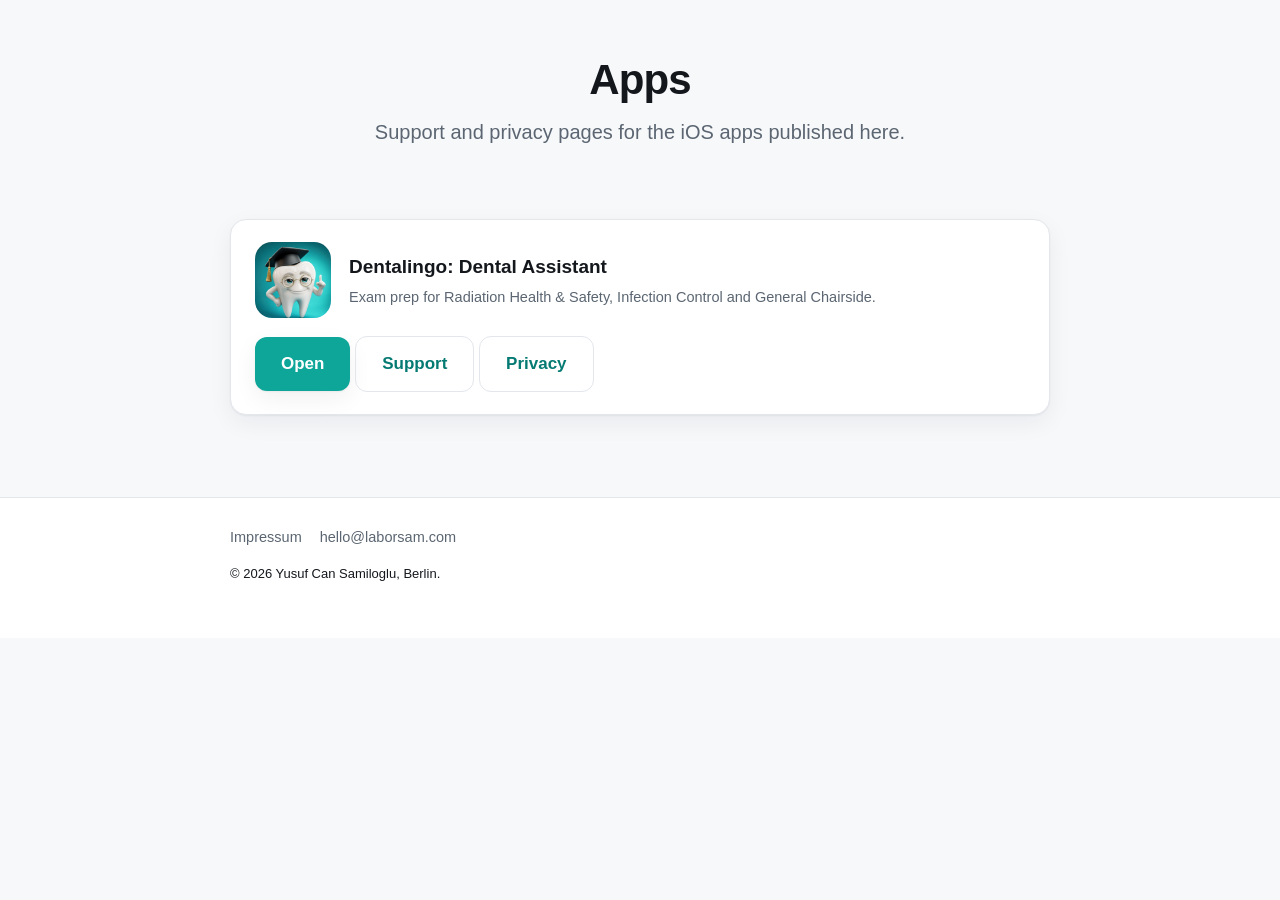
<file: index.html>
<!doctype html>
<html lang="en">
<head>
<meta charset="utf-8">
<meta name="viewport" content="width=device-width, initial-scale=1">
<title>Apps</title>
<meta name="description" content="iOS apps and their support and privacy pages.">
<link rel="icon" href="assets/favicon.png">
<link rel="apple-touch-icon" href="assets/apple-touch-icon.png">
<link rel="stylesheet" href="assets/style.css">
</head>
<body>

<div class="wrap">
  <section class="hero">
    <h1>Apps</h1>
    <p class="lede">Support and privacy pages for the iOS apps published here.</p>
  </section>

  <main>
    <div class="card">
      <div style="display:flex;gap:18px;align-items:center;flex-wrap:wrap">
        <img src="assets/app-icon.png" alt="Dentalingo app icon"
             style="width:76px;height:76px;border-radius:17px;flex:0 0 auto">
        <div style="flex:1 1 240px">
          <h3 style="margin:0 0 4px">Dentalingo: Dental Assistant</h3>
          <p class="meta" style="margin:0">Exam prep for Radiation Health &amp; Safety,
          Infection Control and General Chairside.</p>
        </div>
      </div>
      <p style="margin-top:18px">
        <a class="btn" href="dentalingo/">Open</a>
        <a class="btn ghost" href="dentalingo/support/">Support</a>
        <a class="btn ghost" href="dentalingo/privacy/">Privacy</a>
      </p>
    </div>
  </main>
</div>

<footer class="site-foot">
  <div class="wrap">
    <div class="links"><a href="impressum/">Impressum</a><a href="mailto:hello@laborsam.com">hello@laborsam.com</a></div>
    <p class="legal">&copy; 2026 Yusuf Can Samiloglu, Berlin.</p>
  </div>
</footer>

</body>
</html>
</file>
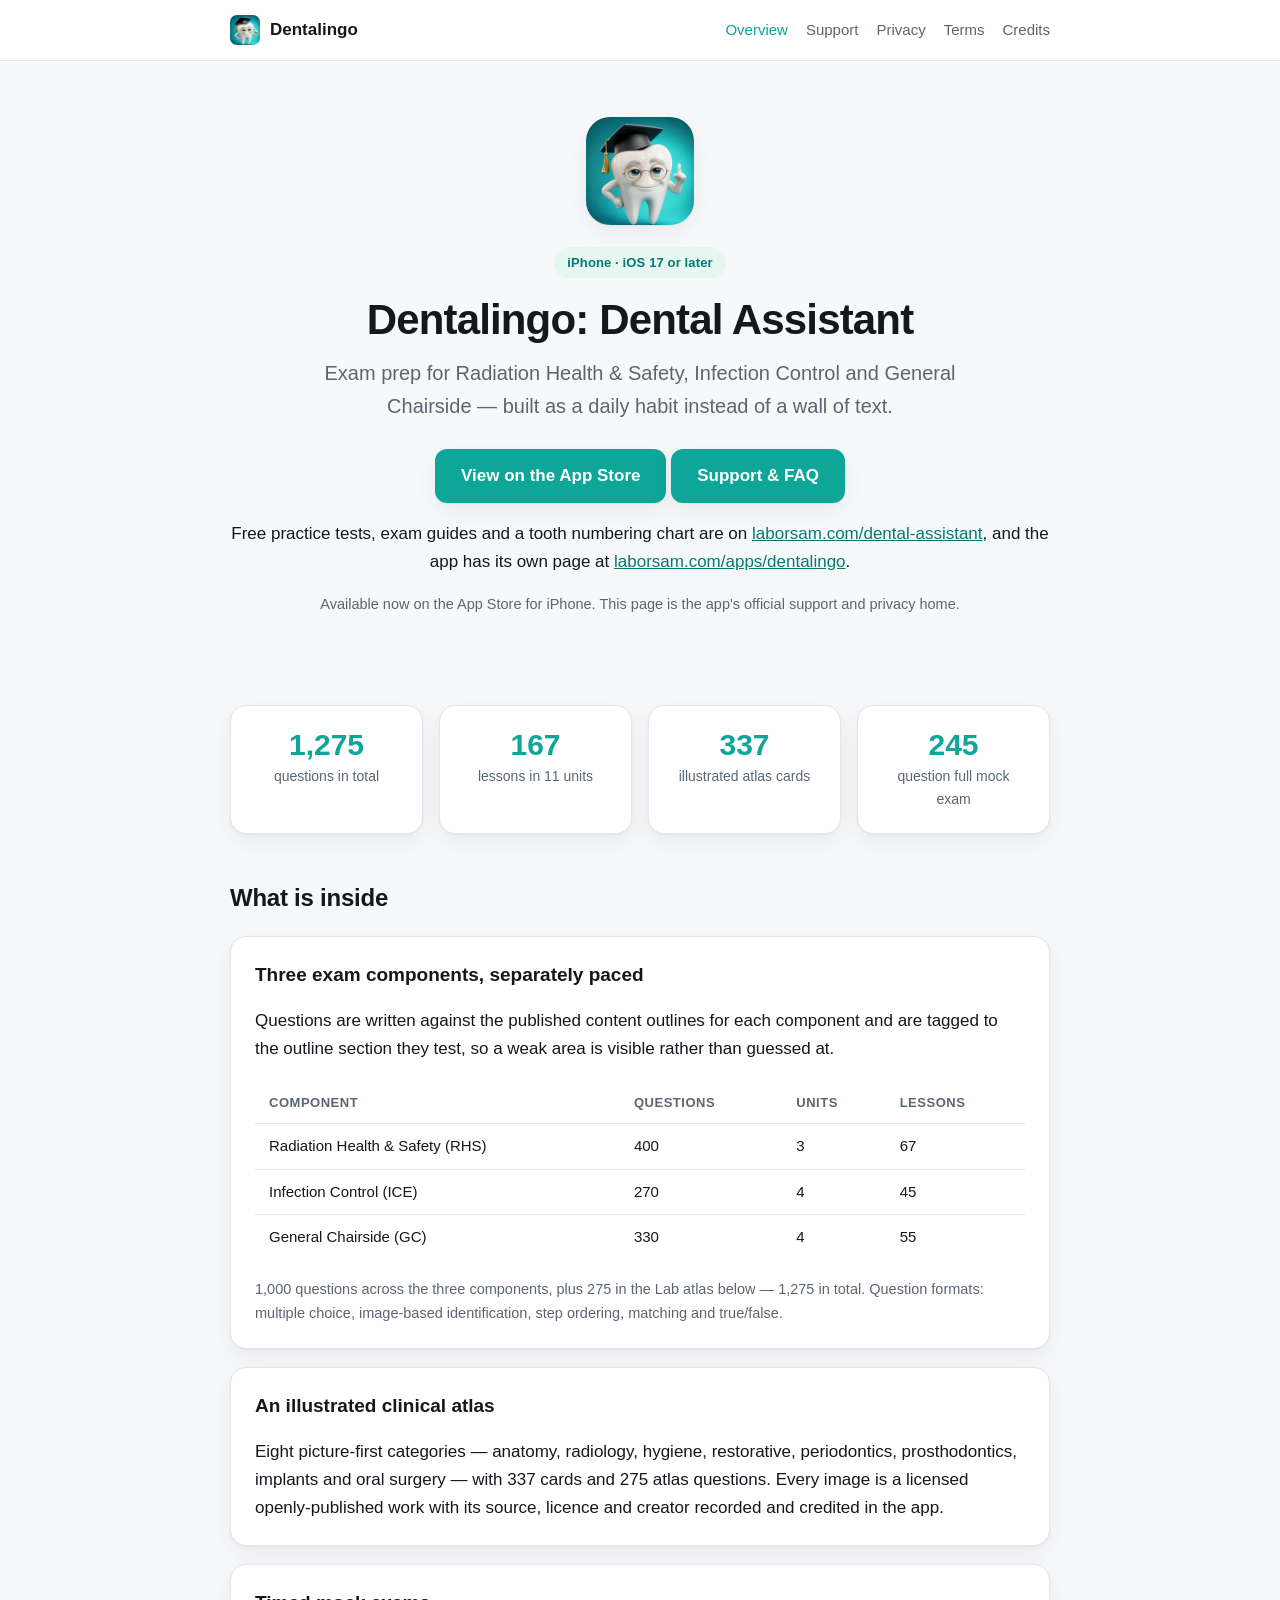
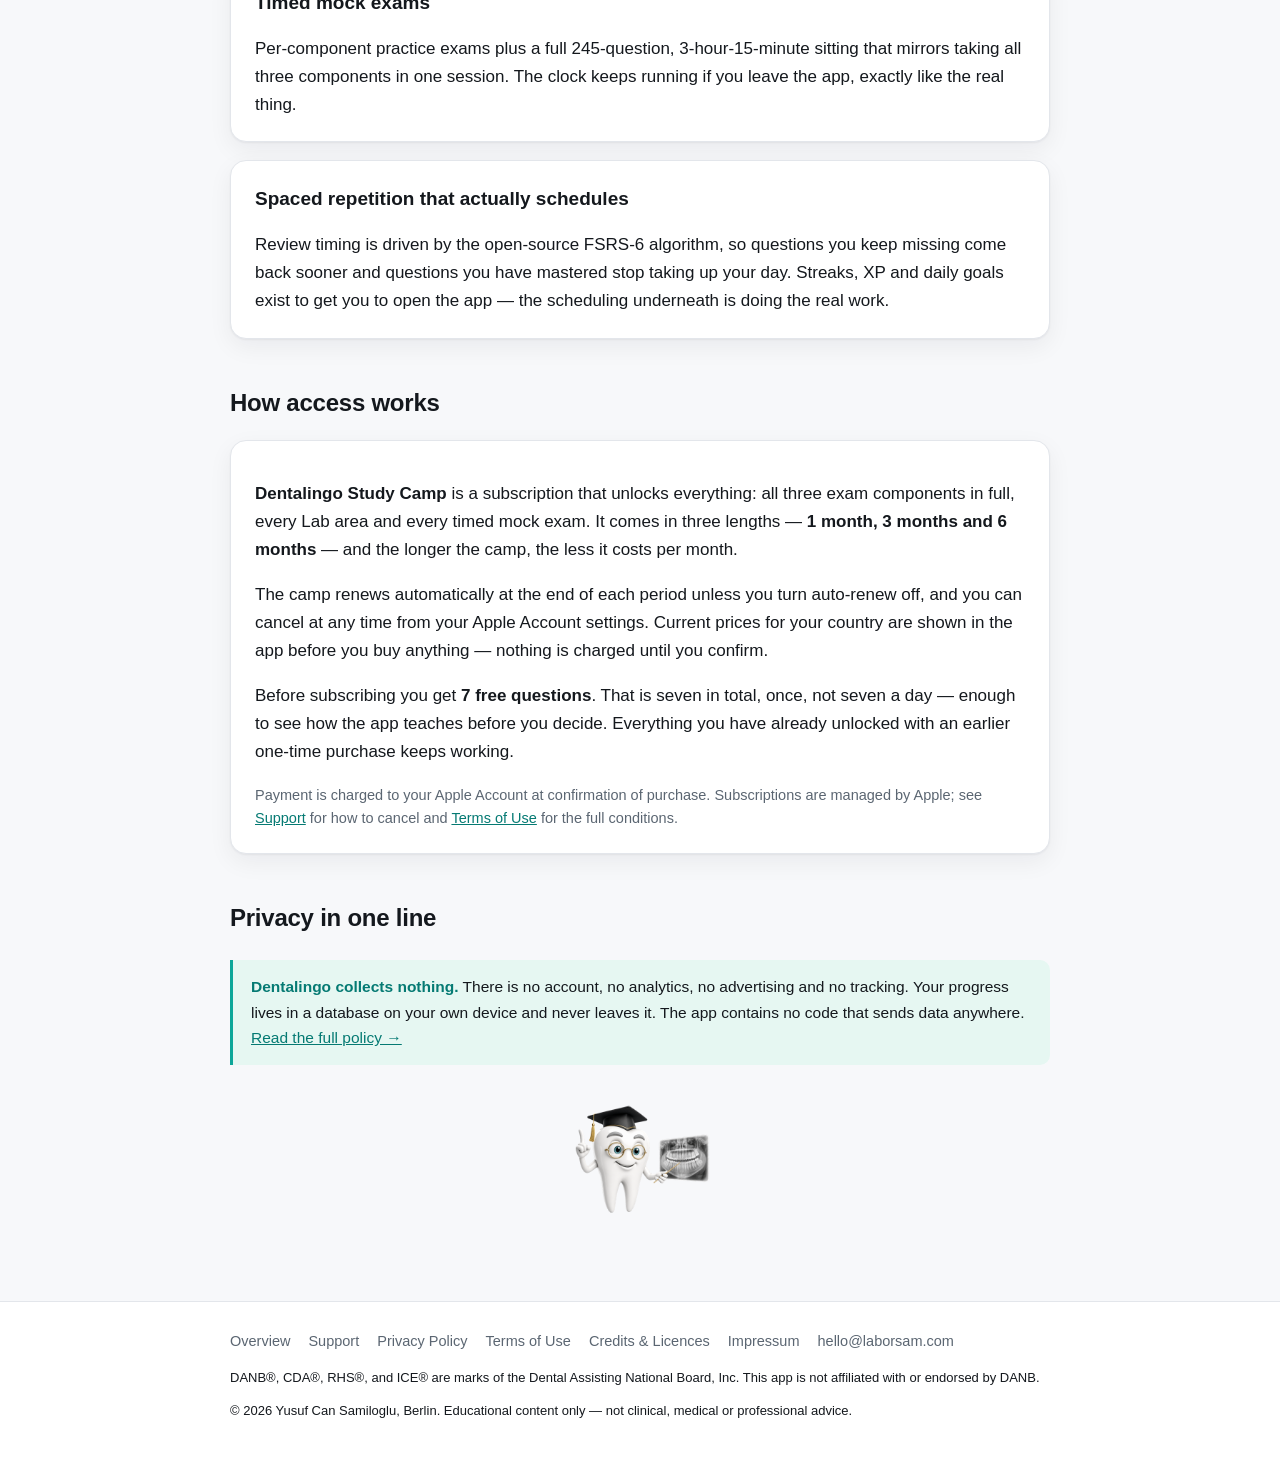
<file: dentalingo/index.html>
<!doctype html>
<html lang="en">
<head>
<meta charset="utf-8">
<meta name="viewport" content="width=device-width, initial-scale=1">
<title>Dentalingo — Dental Assistant Exam Prep for RHS, ICE &amp; GC</title>
<meta name="description" content="Dentalingo is an iOS study app for dental assisting certification exams: 1,275 questions across Radiation Health &amp; Safety, Infection Control and General Chairside, an illustrated clinical atlas, and timed mock exams. No account, no tracking, works offline.">
<link rel="icon" href="../assets/favicon.png">
<link rel="apple-touch-icon" href="../assets/apple-touch-icon.png">
<link rel="stylesheet" href="../assets/style.css">
<meta property="og:title" content="Dentalingo — Dental Assistant Exam Prep">
<meta property="og:description" content="1,275 questions, an illustrated clinical atlas and timed mock exams for RHS, ICE and General Chairside. iPhone.">
<meta property="og:type" content="website">
</head>
<body>

<header class="site-head">
  <div class="wrap">
    <a class="brand" href="./"><img src="../assets/favicon.png" alt="">Dentalingo</a>
    <nav class="site-nav">
      <a href="./" aria-current="page">Overview</a>
      <a href="support/">Support</a>
      <a href="privacy/">Privacy</a>
      <a href="terms/">Terms</a>
      <a href="credits/">Credits</a>
    </nav>
  </div>
</header>

<div class="wrap">

  <section class="hero">
    <img class="icon" src="../assets/app-icon.png" alt="Dentalingo app icon">
    <span class="badge">iPhone · iOS 17 or later</span>
    <h1>Dentalingo: Dental Assistant</h1>
    <p class="lede">Exam prep for Radiation Health &amp; Safety, Infection Control and
    General Chairside — built as a daily habit instead of a wall of text.</p>
    <p style="margin-top:26px"><a class="btn" href="https://apps.apple.com/us/app/dentalingo-dental-assistant/id6804293235">View on the App Store</a>
    <a class="btn" href="support/">Support &amp; FAQ</a></p>
    <p>Free practice tests, exam guides and a tooth numbering chart are on
    <a href="https://laborsam.com/dental-assistant">laborsam.com/dental-assistant</a>, and the app has its
    own page at <a href="https://laborsam.com/apps/dentalingo">laborsam.com/apps/dentalingo</a>.</p>
    <p class="meta" style="margin-top:14px">Available now on the App Store for iPhone. This page
    is the app's official support and privacy home.</p>
  </section>

  <main>

    <div class="grid stats">
      <div class="card stat"><span class="n">1,275</span><span class="l">questions in total</span></div>
      <div class="card stat"><span class="n">167</span><span class="l">lessons in 11 units</span></div>
      <div class="card stat"><span class="n">337</span><span class="l">illustrated atlas cards</span></div>
      <div class="card stat"><span class="n">245</span><span class="l">question full mock exam</span></div>
    </div>

    <h2>What is inside</h2>

    <div class="card">
      <h3>Three exam components, separately paced</h3>
      <p>Questions are written against the published content outlines for each component
      and are tagged to the outline section they test, so a weak area is visible rather
      than guessed at.</p>
      <div class="table-scroll">
      <table>
        <thead><tr><th>Component</th><th>Questions</th><th>Units</th><th>Lessons</th></tr></thead>
        <tbody>
          <tr><td>Radiation Health &amp; Safety (RHS)</td><td>400</td><td>3</td><td>67</td></tr>
          <tr><td>Infection Control (ICE)</td><td>270</td><td>4</td><td>45</td></tr>
          <tr><td>General Chairside (GC)</td><td>330</td><td>4</td><td>55</td></tr>
        </tbody>
      </table>
      </div>
      <p class="meta">1,000 questions across the three components, plus 275 in the Lab
      atlas below — 1,275 in total. Question formats: multiple choice, image-based
      identification, step ordering, matching and true/false.</p>
    </div>

    <div class="card">
      <h3>An illustrated clinical atlas</h3>
      <p>Eight picture-first categories — anatomy, radiology, hygiene, restorative,
      periodontics, prosthodontics, implants and oral surgery — with 337 cards and 275
      atlas questions. Every image is a licensed openly-published work with its source,
      licence and creator recorded and credited in the app.</p>
    </div>

    <div class="card">
      <h3>Timed mock exams</h3>
      <p>Per-component practice exams plus a full 245-question, 3-hour-15-minute sitting
      that mirrors taking all three components in one session. The clock keeps running if
      you leave the app, exactly like the real thing.</p>
    </div>

    <div class="card">
      <h3>Spaced repetition that actually schedules</h3>
      <p>Review timing is driven by the open-source FSRS-6 algorithm, so questions you keep
      missing come back sooner and questions you have mastered stop taking up your day.
      Streaks, XP and daily goals exist to get you to open the app — the scheduling underneath
      is doing the real work.</p>
    </div>

    <h2>How access works</h2>
    <div class="card">
      <p><strong>Dentalingo Study Camp</strong> is a subscription that unlocks everything:
      all three exam components in full, every Lab area and every timed mock exam. It comes
      in three lengths — <strong>1 month, 3 months and 6 months</strong> — and the longer
      the camp, the less it costs per month.</p>
      <p>The camp renews automatically at the end of each period unless you turn auto-renew
      off, and you can cancel at any time from your Apple Account settings. Current prices
      for your country are shown in the app before you buy anything — nothing is charged
      until you confirm.</p>
      <p>Before subscribing you get <strong>7 free questions</strong>. That is seven in total,
      once, not seven a day — enough to see how the app teaches before you decide. Everything
      you have already unlocked with an earlier one-time purchase keeps working.</p>
      <p class="meta">Payment is charged to your Apple Account at confirmation of purchase.
      Subscriptions are managed by Apple; see <a href="support/">Support</a> for how to
      cancel and <a href="terms/">Terms of Use</a> for the full conditions.</p>
    </div>

    <h2>Privacy in one line</h2>
    <div class="note">
      <strong>Dentalingo collects nothing.</strong> There is no account, no analytics, no
      advertising and no tracking. Your progress lives in a database on your own device
      and never leaves it. The app contains no code that sends data anywhere.
      <a href="privacy/">Read the full policy →</a>
    </div>

    <img class="mascot" src="../assets/mascot-teaching.png" alt="">

  </main>
</div>

<footer class="site-foot">
  <div class="wrap">
    <div class="links">
      <a href="./">Overview</a>
      <a href="support/">Support</a>
      <a href="privacy/">Privacy Policy</a>
      <a href="terms/">Terms of Use</a>
      <a href="credits/">Credits &amp; Licences</a>
      <a href="../impressum/">Impressum</a>
      <a href="mailto:hello@laborsam.com">hello@laborsam.com</a>
    </div>
    <p class="legal">DANB&reg;, CDA&reg;, RHS&reg;, and ICE&reg; are marks of the Dental
    Assisting National Board, Inc. This app is not affiliated with or endorsed by DANB.</p>
    <p class="legal">&copy; 2026 Yusuf Can Samiloglu, Berlin. Educational content only — not clinical,
    medical or professional advice.</p>
  </div>
</footer>

</body>
</html>
</file>
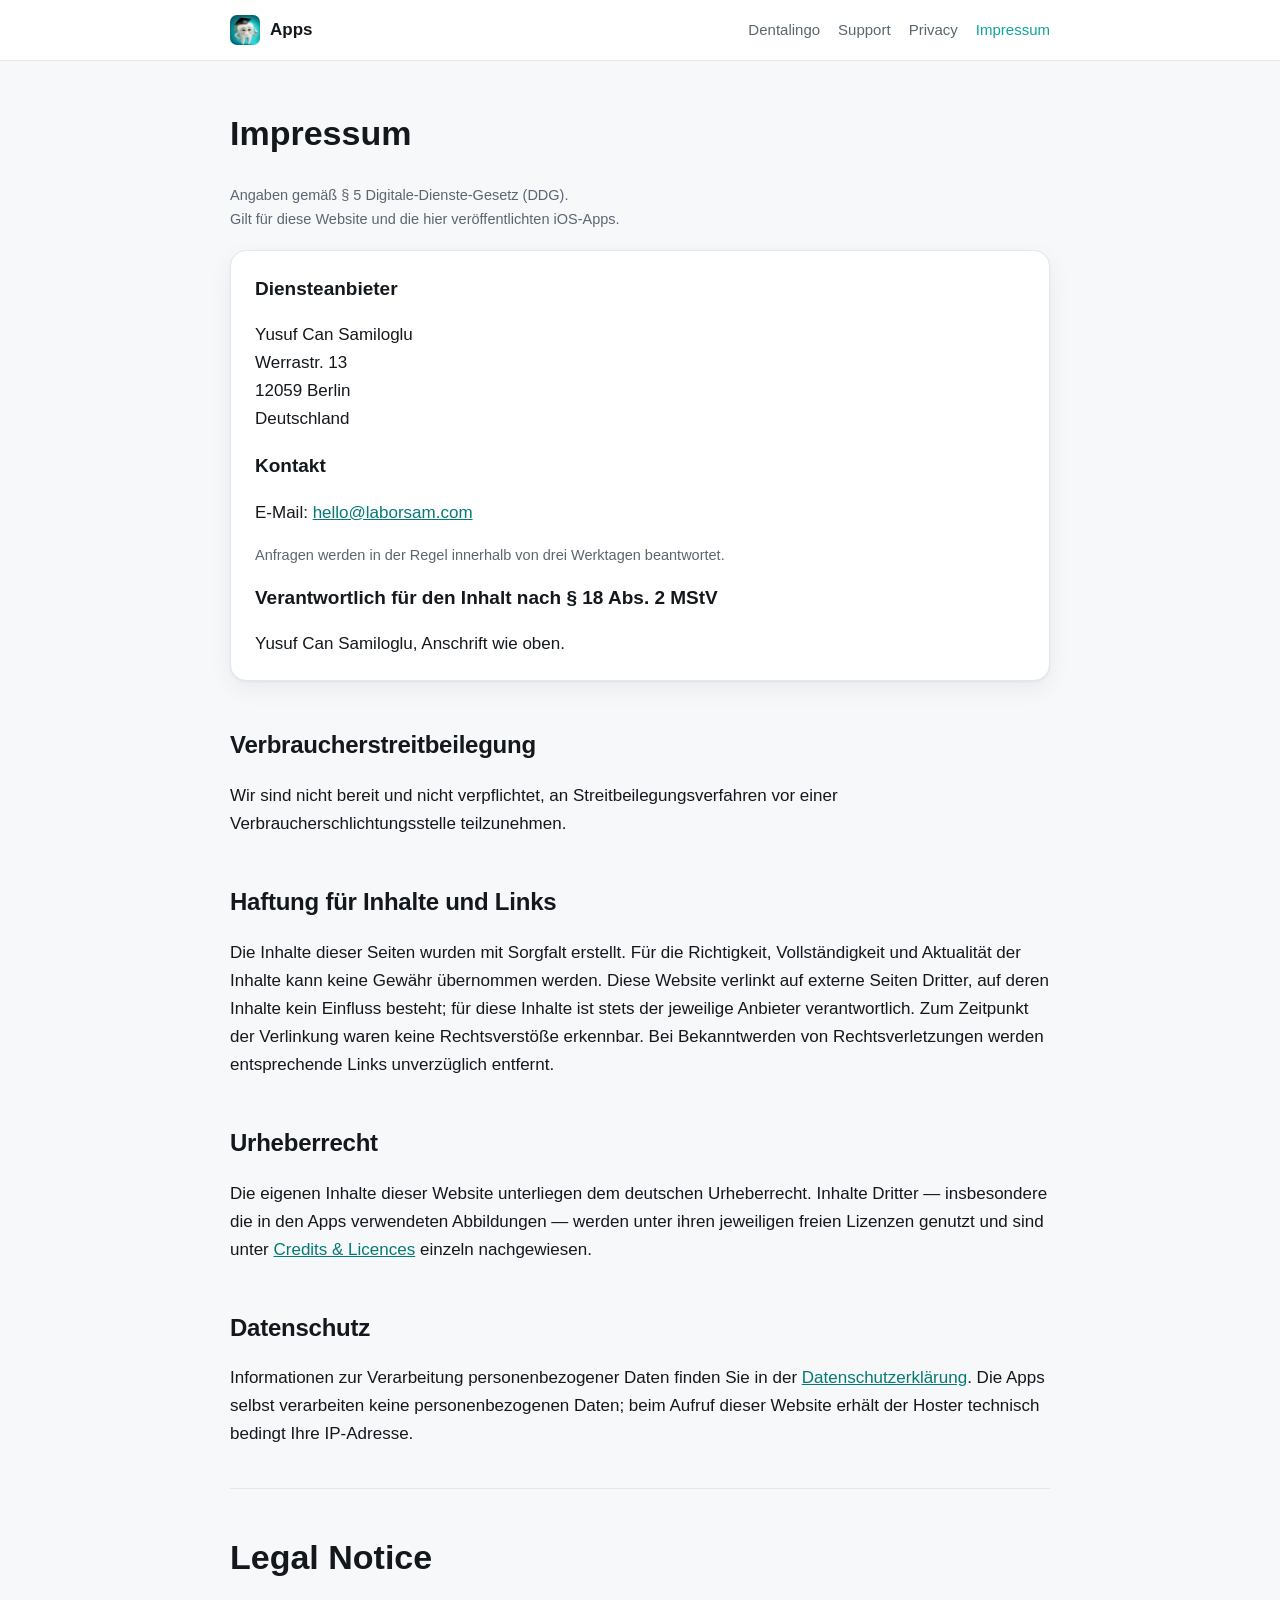
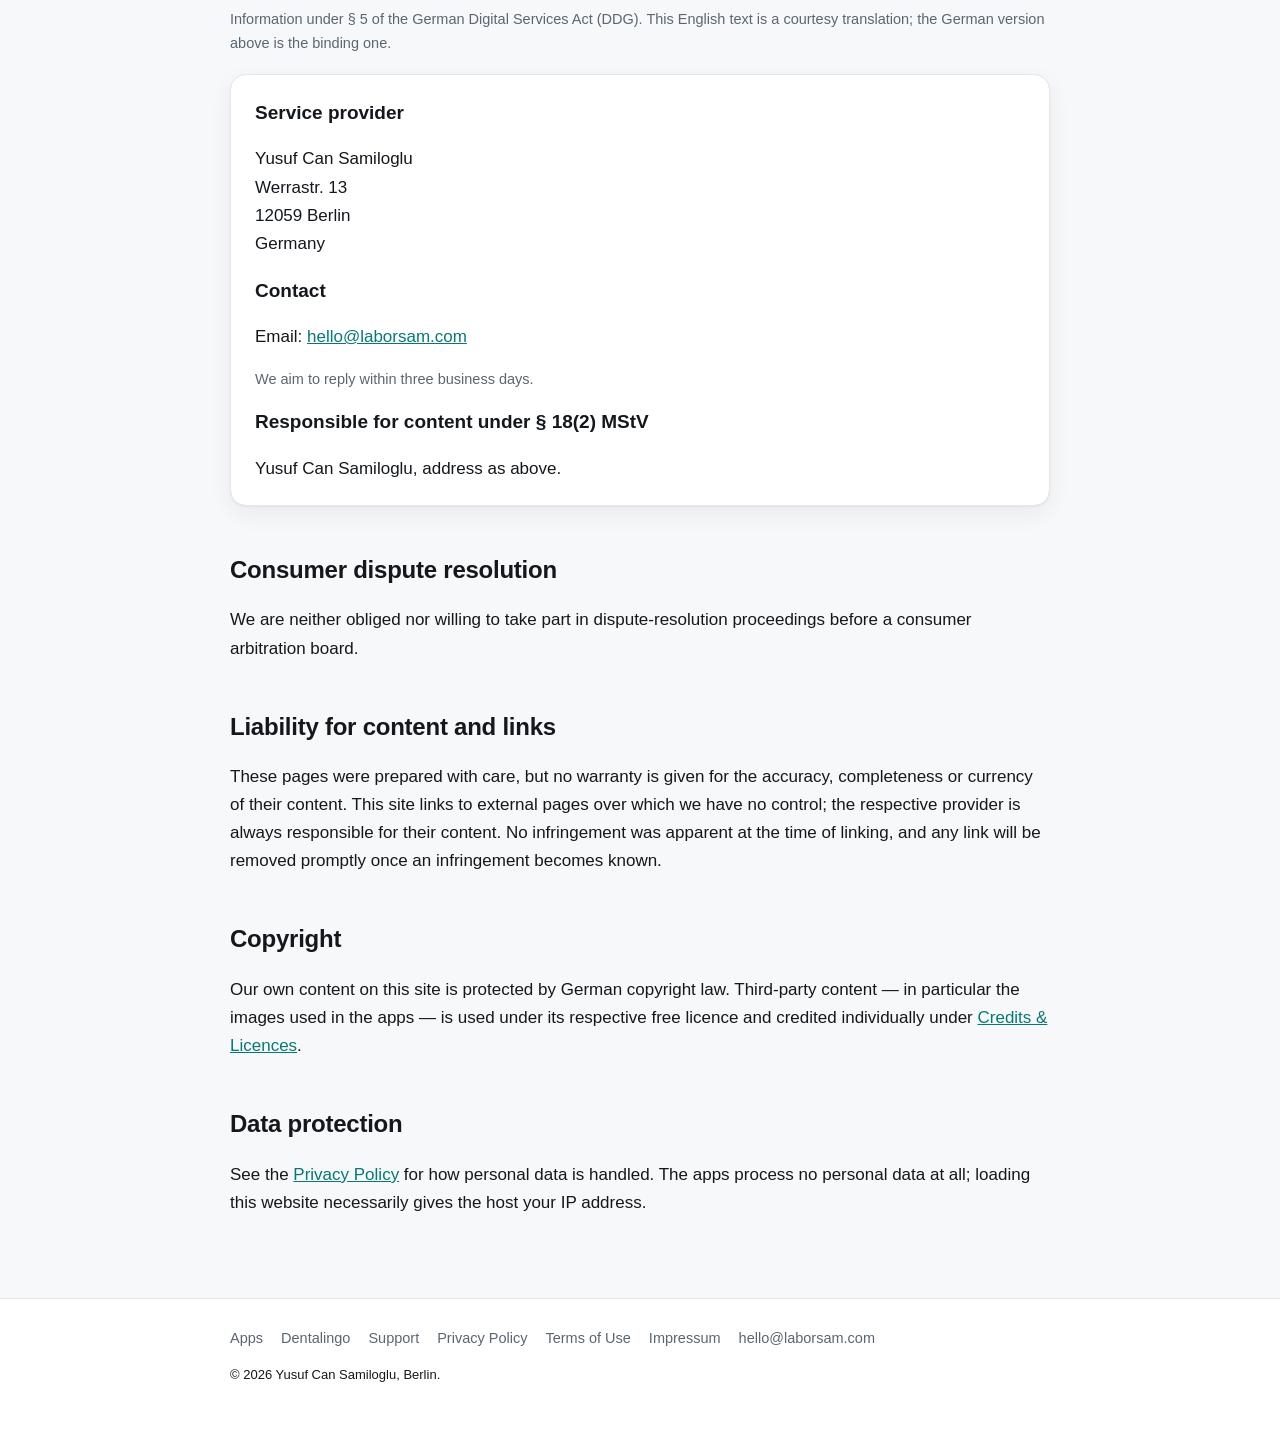
<file: impressum/index.html>
<!doctype html>
<html lang="de">
<head>
<meta charset="utf-8">
<meta name="viewport" content="width=device-width, initial-scale=1">
<title>Impressum — Legal Notice</title>
<meta name="description" content="Impressum nach § 5 DDG / Legal notice for this website and the iOS apps published here.">
<meta name="robots" content="index, follow">
<link rel="icon" href="../assets/favicon.png">
<link rel="apple-touch-icon" href="../assets/apple-touch-icon.png">
<link rel="stylesheet" href="../assets/style.css">
</head>
<body>

<header class="site-head">
  <div class="wrap">
    <a class="brand" href="../"><img src="../assets/favicon.png" alt="">Apps</a>
    <nav class="site-nav">
      <a href="../dentalingo/">Dentalingo</a>
      <a href="../dentalingo/support/">Support</a>
      <a href="../dentalingo/privacy/">Privacy</a>
      <a href="../impressum/" aria-current="page">Impressum</a>
    </nav>
  </div>
</header>

<div class="wrap">
  <main>
    <h1 style="margin-top:36px">Impressum</h1>
    <p class="meta">Angaben gemäß § 5 Digitale-Dienste-Gesetz (DDG).<br>
    Gilt für diese Website und die hier veröffentlichten iOS-Apps.</p>

    <div class="card">
      <h3>Diensteanbieter</h3>
      <p>Yusuf Can Samiloglu<br>
      Werrastr. 13<br>
      12059 Berlin<br>
      Deutschland</p>

      <h3>Kontakt</h3>
      <p>E-Mail: <a href="mailto:hello@laborsam.com">hello@laborsam.com</a></p>
      <p class="meta">Anfragen werden in der Regel innerhalb von drei Werktagen
      beantwortet.</p>

      <h3>Verantwortlich für den Inhalt nach § 18 Abs. 2 MStV</h3>
      <p>Yusuf Can Samiloglu, Anschrift wie oben.</p>
    </div>

    <h2>Verbraucherstreitbeilegung</h2>
    <p>Wir sind nicht bereit und nicht verpflichtet, an Streitbeilegungsverfahren vor einer
    Verbraucherschlichtungsstelle teilzunehmen.</p>

    <h2>Haftung für Inhalte und Links</h2>
    <p>Die Inhalte dieser Seiten wurden mit Sorgfalt erstellt. Für die Richtigkeit,
    Vollständigkeit und Aktualität der Inhalte kann keine Gewähr übernommen werden. Diese
    Website verlinkt auf externe Seiten Dritter, auf deren Inhalte kein Einfluss besteht;
    für diese Inhalte ist stets der jeweilige Anbieter verantwortlich. Zum Zeitpunkt der
    Verlinkung waren keine Rechtsverstöße erkennbar. Bei Bekanntwerden von Rechtsverletzungen
    werden entsprechende Links unverzüglich entfernt.</p>

    <h2>Urheberrecht</h2>
    <p>Die eigenen Inhalte dieser Website unterliegen dem deutschen Urheberrecht. Inhalte
    Dritter — insbesondere die in den Apps verwendeten Abbildungen — werden unter ihren
    jeweiligen freien Lizenzen genutzt und sind unter
    <a href="../dentalingo/credits/">Credits &amp; Licences</a> einzeln nachgewiesen.</p>

    <h2>Datenschutz</h2>
    <p>Informationen zur Verarbeitung personenbezogener Daten finden Sie in der
    <a href="../dentalingo/privacy/">Datenschutzerklärung</a>. Die Apps selbst verarbeiten
    keine personenbezogenen Daten; beim Aufruf dieser Website erhält der Hoster
    technisch bedingt Ihre IP-Adresse.</p>

    <hr>

    <h1 id="en" lang="en">Legal Notice</h1>
    <p class="meta" lang="en">Information under § 5 of the German Digital Services Act
    (DDG). This English text is a courtesy translation; the German version above is the
    binding one.</p>

    <div class="card" lang="en">
      <h3>Service provider</h3>
      <p>Yusuf Can Samiloglu<br>
      Werrastr. 13<br>
      12059 Berlin<br>
      Germany</p>

      <h3>Contact</h3>
      <p>Email: <a href="mailto:hello@laborsam.com">hello@laborsam.com</a></p>
      <p class="meta">We aim to reply within three business days.</p>

      <h3>Responsible for content under § 18(2) MStV</h3>
      <p>Yusuf Can Samiloglu, address as above.</p>
    </div>

    <h2 lang="en">Consumer dispute resolution</h2>
    <p lang="en">We are neither obliged nor willing to take part in dispute-resolution
    proceedings before a consumer arbitration board.</p>

    <h2 lang="en">Liability for content and links</h2>
    <p lang="en">These pages were prepared with care, but no warranty is given for the
    accuracy, completeness or currency of their content. This site links to external pages
    over which we have no control; the respective provider is always responsible for their
    content. No infringement was apparent at the time of linking, and any link will be
    removed promptly once an infringement becomes known.</p>

    <h2 lang="en">Copyright</h2>
    <p lang="en">Our own content on this site is protected by German copyright law.
    Third-party content — in particular the images used in the apps — is used under its
    respective free licence and credited individually under
    <a href="../dentalingo/credits/">Credits &amp; Licences</a>.</p>

    <h2 lang="en">Data protection</h2>
    <p lang="en">See the <a href="../dentalingo/privacy/">Privacy Policy</a> for how personal
    data is handled. The apps process no personal data at all; loading this website
    necessarily gives the host your IP address.</p>

  </main>
</div>

<footer class="site-foot">
  <div class="wrap">
    <div class="links">
      <a href="../">Apps</a>
      <a href="../dentalingo/">Dentalingo</a>
      <a href="../dentalingo/support/">Support</a>
      <a href="../dentalingo/privacy/">Privacy Policy</a>
      <a href="../dentalingo/terms/">Terms of Use</a>
      <a href="../impressum/">Impressum</a>
      <a href="mailto:hello@laborsam.com">hello@laborsam.com</a>
    </div>
    <p class="legal">&copy; 2026 Yusuf Can Samiloglu, Berlin.</p>
  </div>
</footer>

</body>
</html>
</file>
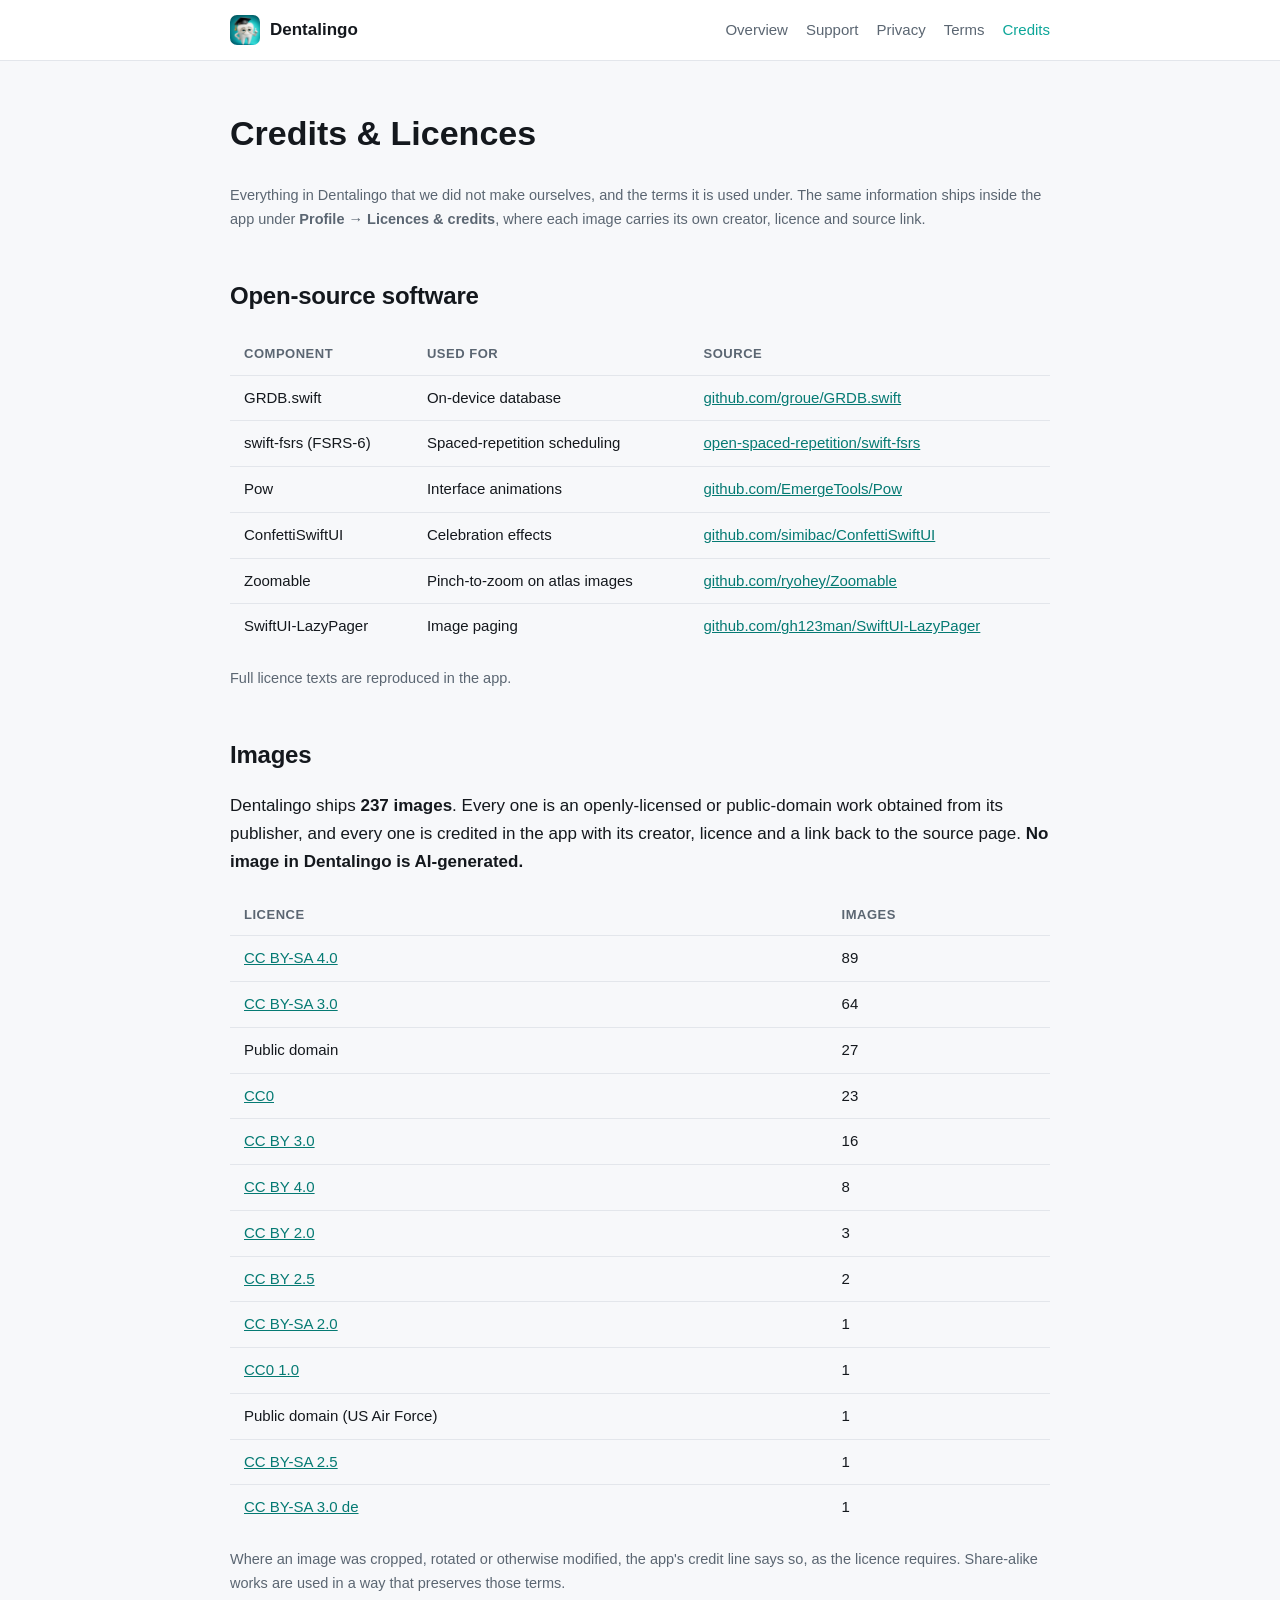
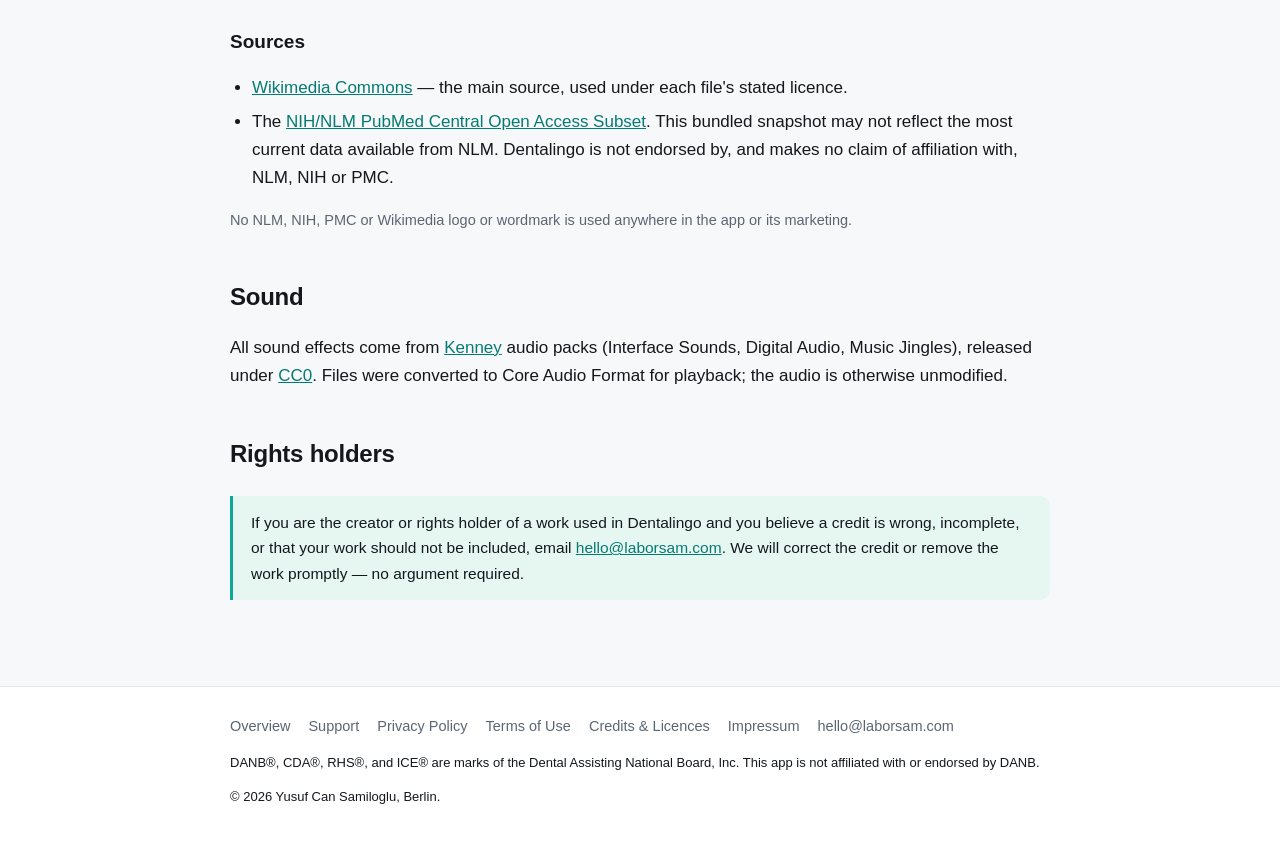
<file: dentalingo/credits/index.html>
<!doctype html>
<html lang="en">
<head>
<meta charset="utf-8">
<meta name="viewport" content="width=device-width, initial-scale=1">
<title>Credits &amp; Licences — Dentalingo</title>
<meta name="description" content="Open-source software, image sources and licences used in the Dentalingo iOS app.">
<link rel="icon" href="../../assets/favicon.png">
<link rel="apple-touch-icon" href="../../assets/apple-touch-icon.png">
<link rel="stylesheet" href="../../assets/style.css">
</head>
<body>

<header class="site-head">
  <div class="wrap">
    <a class="brand" href="../"><img src="../../assets/favicon.png" alt="">Dentalingo</a>
    <nav class="site-nav">
      <a href="../">Overview</a>
      <a href="../support/">Support</a>
      <a href="../privacy/">Privacy</a>
      <a href="../terms/">Terms</a>
      <a href="../credits/" aria-current="page">Credits</a>
    </nav>
  </div>
</header>

<div class="wrap">
  <main>
    <h1 style="margin-top:36px">Credits &amp; Licences</h1>
    <p class="meta">Everything in Dentalingo that we did not make ourselves, and the terms
    it is used under. The same information ships inside the app under
    <strong>Profile → Licences &amp; credits</strong>, where each image carries its own
    creator, licence and source link.</p>

    <h2>Open-source software</h2>
    <div class="table-scroll">
    <table>
      <thead><tr><th>Component</th><th>Used for</th><th>Source</th></tr></thead>
      <tbody>
        <tr><td>GRDB.swift</td><td>On-device database</td><td><a href="https://github.com/groue/GRDB.swift" rel="noopener">github.com/groue/GRDB.swift</a></td></tr>
        <tr><td>swift-fsrs (FSRS-6)</td><td>Spaced-repetition scheduling</td><td><a href="https://github.com/open-spaced-repetition/swift-fsrs" rel="noopener">open-spaced-repetition/swift-fsrs</a></td></tr>
        <tr><td>Pow</td><td>Interface animations</td><td><a href="https://github.com/EmergeTools/Pow" rel="noopener">github.com/EmergeTools/Pow</a></td></tr>
        <tr><td>ConfettiSwiftUI</td><td>Celebration effects</td><td><a href="https://github.com/simibac/ConfettiSwiftUI" rel="noopener">github.com/simibac/ConfettiSwiftUI</a></td></tr>
        <tr><td>Zoomable</td><td>Pinch-to-zoom on atlas images</td><td><a href="https://github.com/ryohey/Zoomable" rel="noopener">github.com/ryohey/Zoomable</a></td></tr>
        <tr><td>SwiftUI-LazyPager</td><td>Image paging</td><td><a href="https://github.com/gh123man/SwiftUI-LazyPager" rel="noopener">github.com/gh123man/SwiftUI-LazyPager</a></td></tr>
      </tbody>
    </table>
    </div>
    <p class="meta">Full licence texts are reproduced in the app.</p>

    <h2>Images</h2>
    <p>Dentalingo ships <strong>237 images</strong>. Every one is an openly-licensed or
    public-domain work obtained from its publisher, and every one is credited in the app
    with its creator, licence and a link back to the source page. <strong>No image in
    Dentalingo is AI-generated.</strong></p>
    <div class="table-scroll">
    <table>
      <thead><tr><th>Licence</th><th>Images</th></tr></thead>
      <tbody>
          <tr><td><a href="https://creativecommons.org/licenses/by-sa/4.0/" rel="noopener">CC BY-SA 4.0</a></td><td>89</td></tr>
          <tr><td><a href="https://creativecommons.org/licenses/by-sa/3.0/" rel="noopener">CC BY-SA 3.0</a></td><td>64</td></tr>
          <tr><td>Public domain</td><td>27</td></tr>
          <tr><td><a href="https://creativecommons.org/publicdomain/zero/1.0/" rel="noopener">CC0</a></td><td>23</td></tr>
          <tr><td><a href="https://creativecommons.org/licenses/by/3.0/" rel="noopener">CC BY 3.0</a></td><td>16</td></tr>
          <tr><td><a href="https://creativecommons.org/licenses/by/4.0" rel="noopener">CC BY 4.0</a></td><td>8</td></tr>
          <tr><td><a href="https://creativecommons.org/licenses/by/2.0/" rel="noopener">CC BY 2.0</a></td><td>3</td></tr>
          <tr><td><a href="https://creativecommons.org/licenses/by/2.5/" rel="noopener">CC BY 2.5</a></td><td>2</td></tr>
          <tr><td><a href="https://creativecommons.org/licenses/by-sa/2.0/" rel="noopener">CC BY-SA 2.0</a></td><td>1</td></tr>
          <tr><td><a href="https://creativecommons.org/publicdomain/zero/1.0/" rel="noopener">CC0 1.0</a></td><td>1</td></tr>
          <tr><td>Public domain (US Air Force)</td><td>1</td></tr>
          <tr><td><a href="https://creativecommons.org/licenses/by-sa/2.5/" rel="noopener">CC BY-SA 2.5</a></td><td>1</td></tr>
          <tr><td><a href="https://creativecommons.org/licenses/by-sa/3.0/de/deed.en" rel="noopener">CC BY-SA 3.0 de</a></td><td>1</td></tr>
      </tbody>
    </table>
    </div>
    <p class="meta">Where an image was cropped, rotated or otherwise modified, the app's
    credit line says so, as the licence requires. Share-alike works are used in a way
    that preserves those terms.</p>

    <h3>Sources</h3>
    <ul>
      <li><a href="https://commons.wikimedia.org" rel="noopener">Wikimedia Commons</a> — the
      main source, used under each file's stated licence.</li>
      <li>The <a href="https://www.ncbi.nlm.nih.gov/pmc/tools/openftlist/" rel="noopener">NIH/NLM
      PubMed Central Open Access Subset</a>. This bundled snapshot may not reflect the most
      current data available from NLM. Dentalingo is not endorsed by, and makes no claim of
      affiliation with, NLM, NIH or PMC.</li>
    </ul>
    <p class="meta">No NLM, NIH, PMC or Wikimedia logo or wordmark is used anywhere in the
    app or its marketing.</p>

    <h2>Sound</h2>
    <p>All sound effects come from <a href="https://kenney.nl" rel="noopener">Kenney</a>
    audio packs (Interface Sounds, Digital Audio, Music Jingles), released under
    <a href="https://creativecommons.org/publicdomain/zero/1.0/" rel="noopener">CC0</a>.
    Files were converted to Core Audio Format for playback; the audio is otherwise
    unmodified.</p>

    <h2>Rights holders</h2>
    <div class="note">
      If you are the creator or rights holder of a work used in Dentalingo and you believe
      a credit is wrong, incomplete, or that your work should not be included, email
      <a href="mailto:hello@laborsam.com">hello@laborsam.com</a>. We will correct the credit
      or remove the work promptly — no argument required.
    </div>

  </main>
</div>

<footer class="site-foot">
  <div class="wrap">
    <div class="links">
      <a href="../">Overview</a>
      <a href="../support/">Support</a>
      <a href="../privacy/">Privacy Policy</a>
      <a href="../terms/">Terms of Use</a>
      <a href="../credits/">Credits &amp; Licences</a>
      <a href="../../impressum/">Impressum</a>
      <a href="mailto:hello@laborsam.com">hello@laborsam.com</a>
    </div>
    <p class="legal">DANB&reg;, CDA&reg;, RHS&reg;, and ICE&reg; are marks of the Dental
    Assisting National Board, Inc. This app is not affiliated with or endorsed by DANB.</p>
    <p class="legal">&copy; 2026 Yusuf Can Samiloglu, Berlin.</p>
  </div>
</footer>

</body>
</html>
</file>
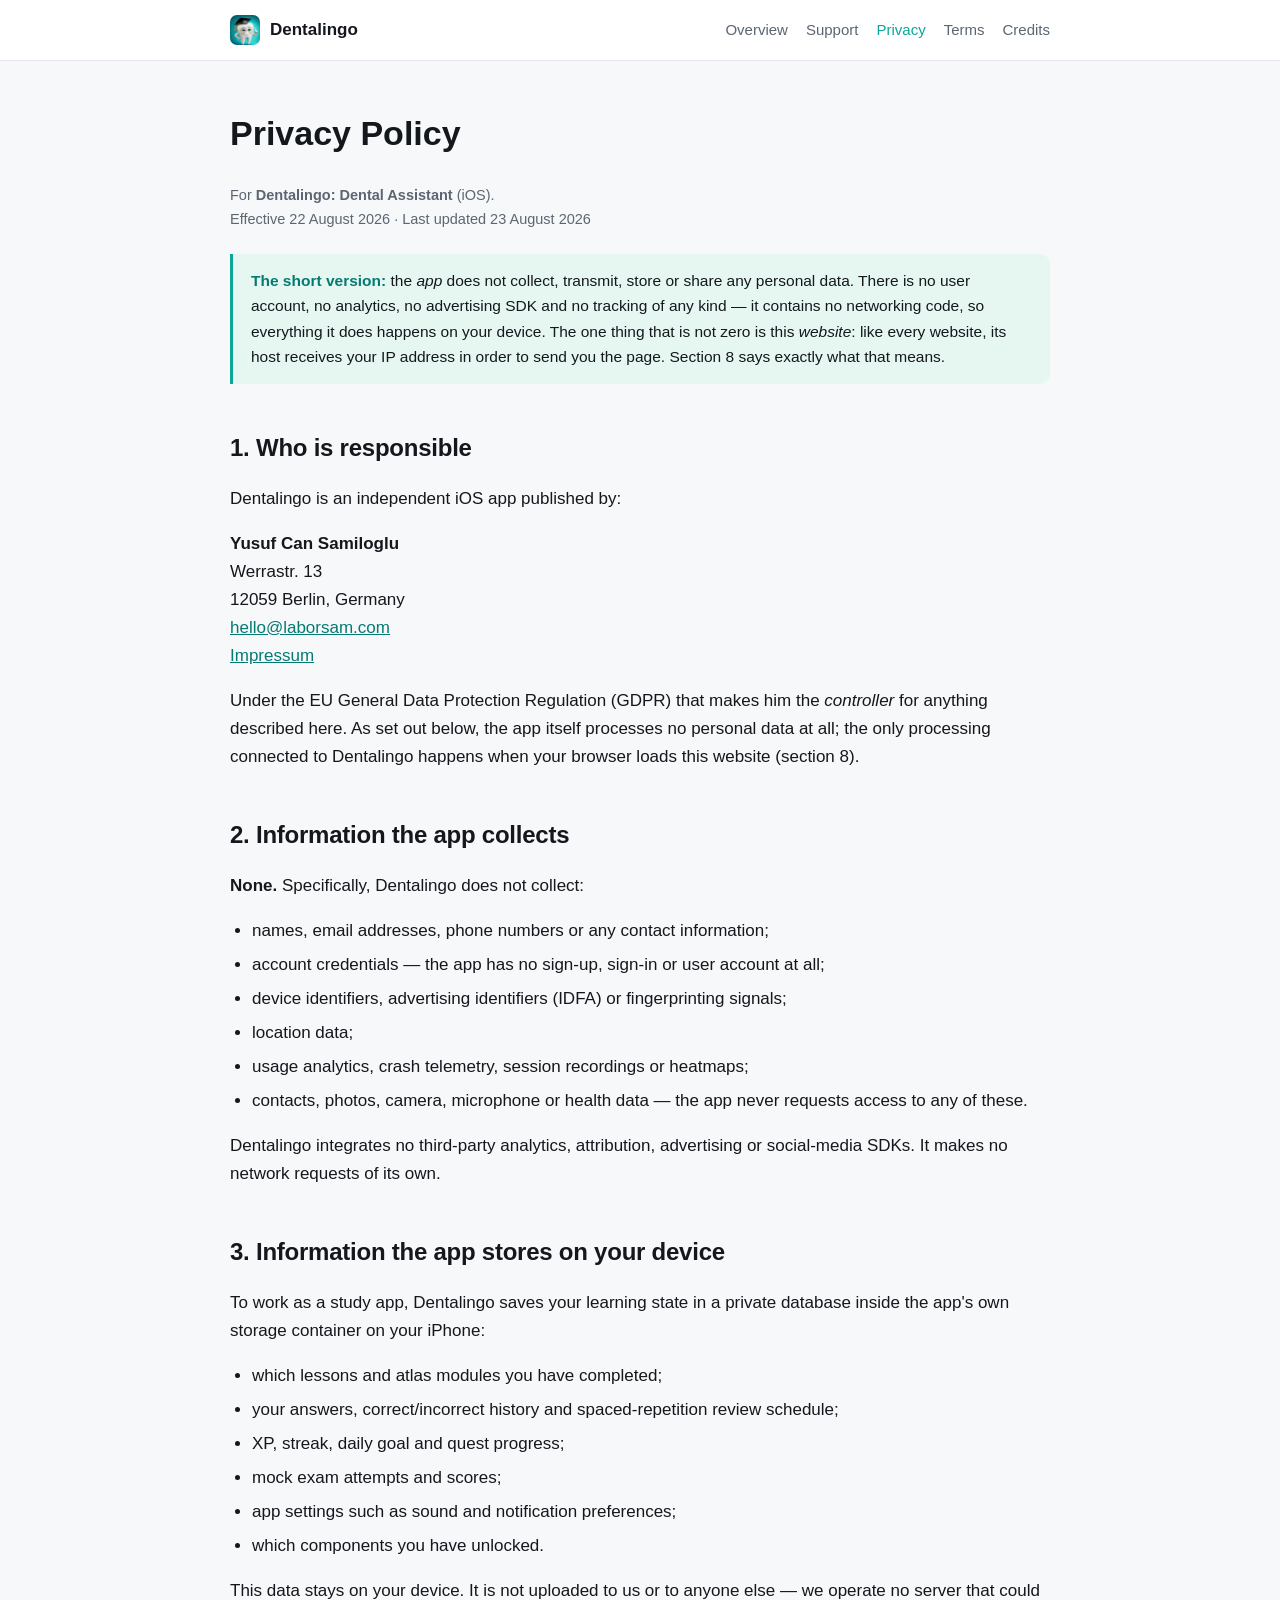
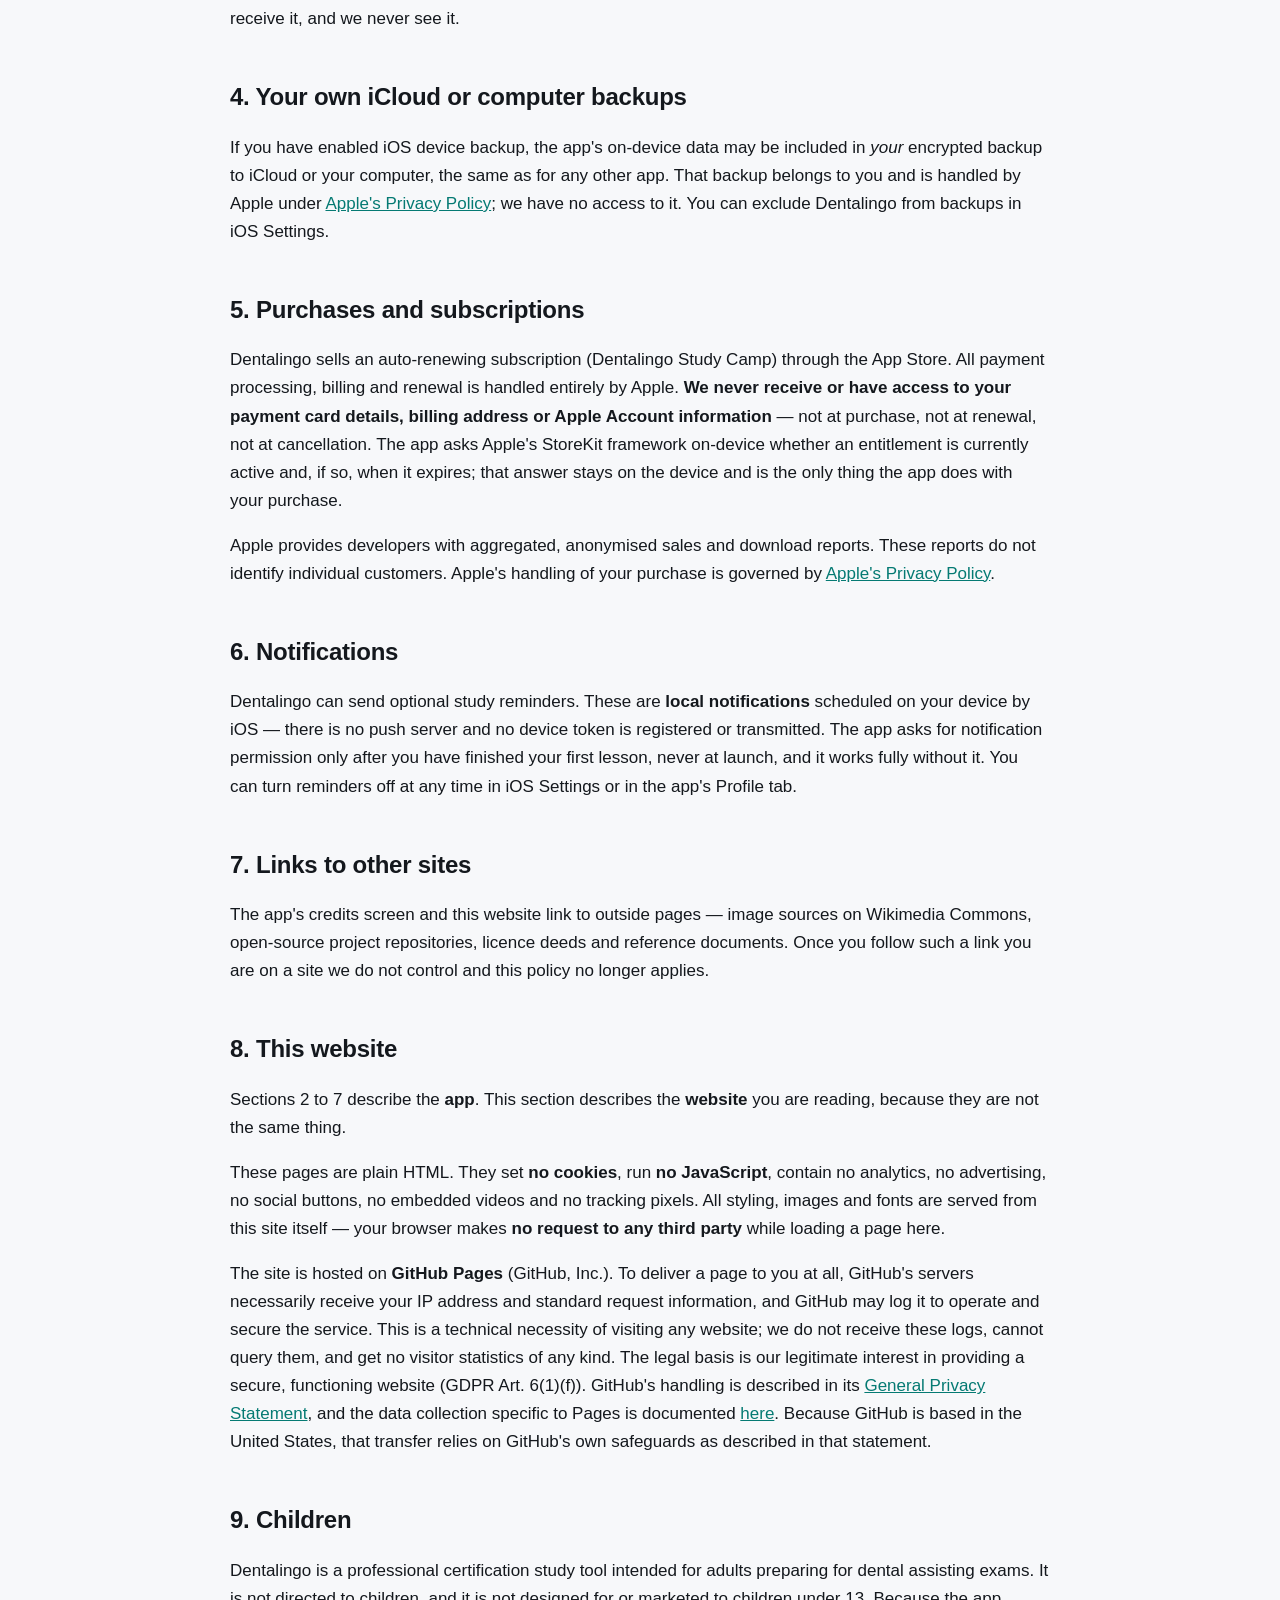
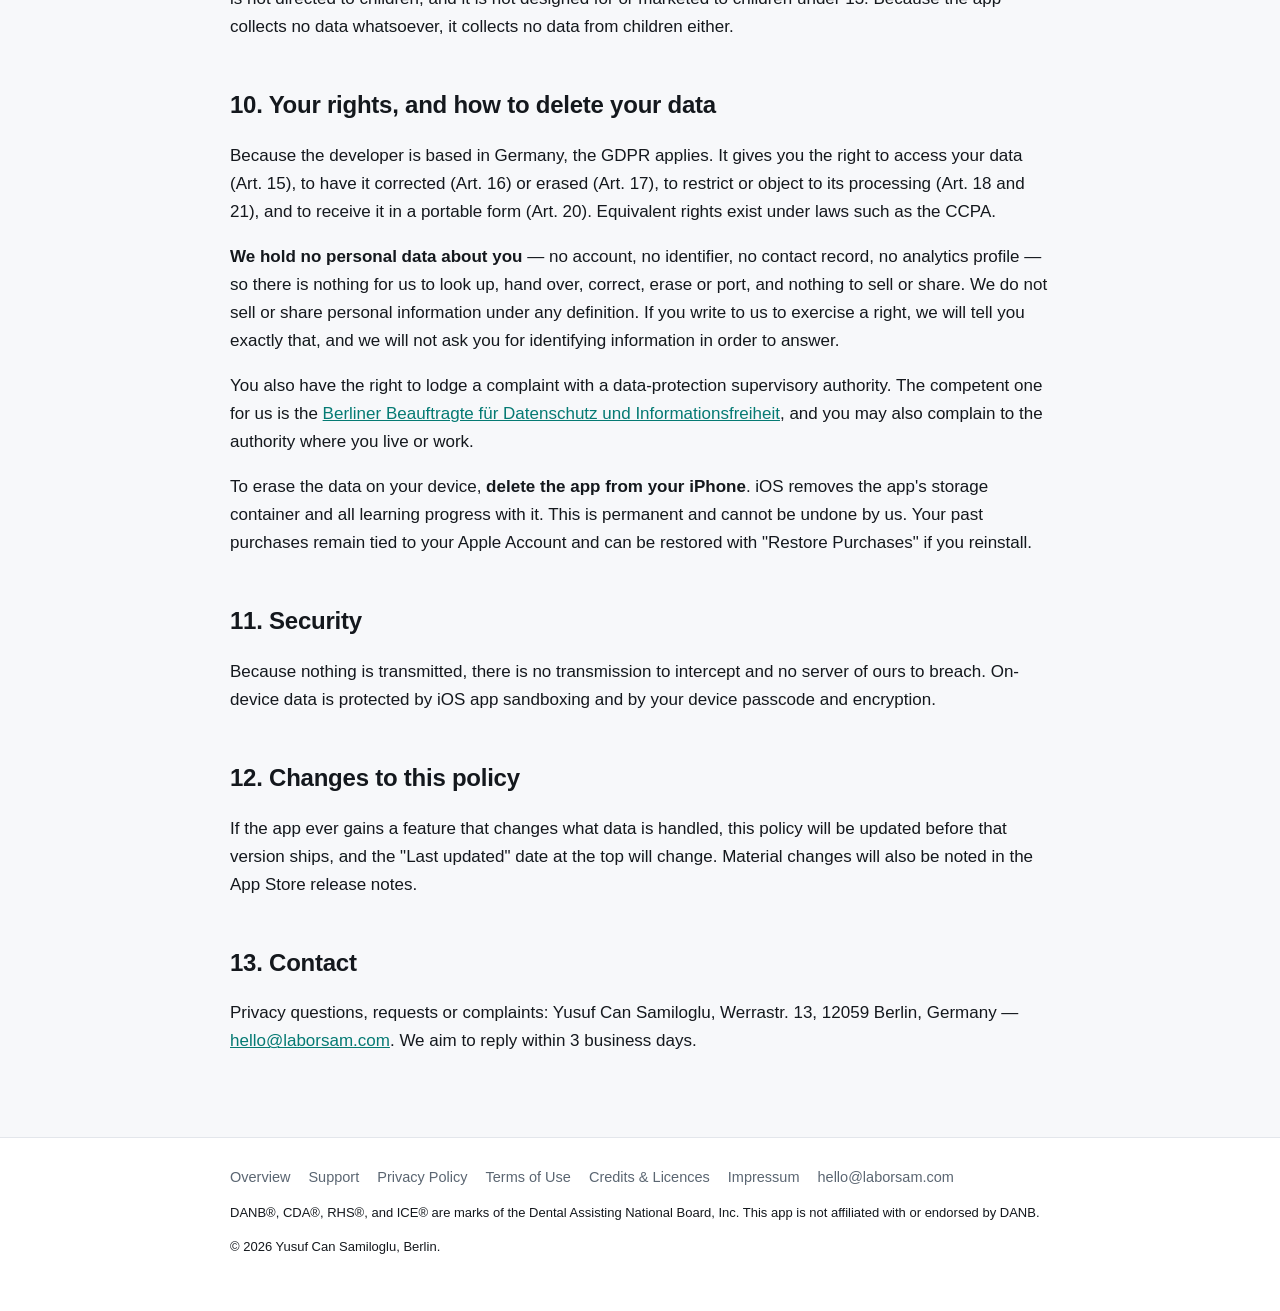
<file: dentalingo/privacy/index.html>
<!doctype html>
<html lang="en">
<head>
<meta charset="utf-8">
<meta name="viewport" content="width=device-width, initial-scale=1">
<title>Privacy Policy — Dentalingo</title>
<meta name="description" content="Dentalingo's privacy policy. The app collects no personal data: no account, no analytics, no advertising, no tracking. All progress stays on your device.">
<link rel="icon" href="../../assets/favicon.png">
<link rel="apple-touch-icon" href="../../assets/apple-touch-icon.png">
<link rel="stylesheet" href="../../assets/style.css">
</head>
<body>

<header class="site-head">
  <div class="wrap">
    <a class="brand" href="../"><img src="../../assets/favicon.png" alt="">Dentalingo</a>
    <nav class="site-nav">
      <a href="../">Overview</a>
      <a href="../support/">Support</a>
      <a href="../privacy/" aria-current="page">Privacy</a>
      <a href="../terms/">Terms</a>
      <a href="../credits/">Credits</a>
    </nav>
  </div>
</header>

<div class="wrap">
  <main>
    <h1 style="margin-top:36px">Privacy Policy</h1>
    <p class="meta">For <strong>Dentalingo: Dental Assistant</strong> (iOS).<br>
    Effective 22 August 2026 · Last updated 23 August 2026</p>

    <div class="note">
      <strong>The short version:</strong> the <em>app</em> does not collect, transmit, store
      or share any personal data. There is no user account, no analytics, no advertising SDK
      and no tracking of any kind — it contains no networking code, so everything it does
      happens on your device. The one thing that is not zero is this <em>website</em>: like
      every website, its host receives your IP address in order to send you the page.
      Section 8 says exactly what that means.
    </div>

    <h2 id="who">1. Who is responsible</h2>
    <p>Dentalingo is an independent iOS app published by:</p>
    <p><strong>Yusuf Can Samiloglu</strong><br>
    Werrastr. 13<br>
    12059 Berlin, Germany<br>
    <a href="mailto:hello@laborsam.com">hello@laborsam.com</a><br>
    <a href="../../impressum/">Impressum</a></p>
    <p>Under the EU General Data Protection Regulation (GDPR) that makes him the
    <em>controller</em> for anything described here. As set out below, the app itself
    processes no personal data at all; the only processing connected to Dentalingo happens
    when your browser loads this website (section 8).</p>

    <h2 id="collect">2. Information the app collects</h2>
    <p><strong>None.</strong> Specifically, Dentalingo does not collect:</p>
    <ul>
      <li>names, email addresses, phone numbers or any contact information;</li>
      <li>account credentials — the app has no sign-up, sign-in or user account at all;</li>
      <li>device identifiers, advertising identifiers (IDFA) or fingerprinting signals;</li>
      <li>location data;</li>
      <li>usage analytics, crash telemetry, session recordings or heatmaps;</li>
      <li>contacts, photos, camera, microphone or health data — the app never requests
          access to any of these.</li>
    </ul>
    <p>Dentalingo integrates no third-party analytics, attribution, advertising or
    social-media SDKs. It makes no network requests of its own.</p>

    <h2 id="ondevice">3. Information the app stores on your device</h2>
    <p>To work as a study app, Dentalingo saves your learning state in a private database
    inside the app's own storage container on your iPhone:</p>
    <ul>
      <li>which lessons and atlas modules you have completed;</li>
      <li>your answers, correct/incorrect history and spaced-repetition review schedule;</li>
      <li>XP, streak, daily goal and quest progress;</li>
      <li>mock exam attempts and scores;</li>
      <li>app settings such as sound and notification preferences;</li>
      <li>which components you have unlocked.</li>
    </ul>
    <p>This data stays on your device. It is not uploaded to us or to anyone else — we
    operate no server that could receive it, and we never see it.</p>

    <h2 id="backup">4. Your own iCloud or computer backups</h2>
    <p>If you have enabled iOS device backup, the app's on-device data may be included in
    <em>your</em> encrypted backup to iCloud or your computer, the same as for any other
    app. That backup belongs to you and is handled by Apple under
    <a href="https://www.apple.com/legal/privacy/" rel="noopener">Apple's Privacy Policy</a>;
    we have no access to it. You can exclude Dentalingo from backups in iOS Settings.</p>

    <h2 id="purchases">5. Purchases and subscriptions</h2>
    <p>Dentalingo sells an auto-renewing subscription (Dentalingo Study Camp) through the
    App Store. All payment processing, billing and renewal is handled entirely by Apple.
    <strong>We never receive or have access to your payment card details, billing address or
    Apple Account information</strong> — not at purchase, not at renewal, not at
    cancellation. The app asks Apple's StoreKit framework on-device whether an entitlement
    is currently active and, if so, when it expires; that answer stays on the device and is
    the only thing the app does with your purchase.</p>
    <p>Apple provides developers with aggregated, anonymised sales and download reports.
    These reports do not identify individual customers. Apple's handling of your purchase
    is governed by
    <a href="https://www.apple.com/legal/privacy/" rel="noopener">Apple's Privacy Policy</a>.</p>

    <h2 id="notifications">6. Notifications</h2>
    <p>Dentalingo can send optional study reminders. These are <strong>local
    notifications</strong> scheduled on your device by iOS — there is no push server and no
    device token is registered or transmitted. The app asks for notification permission only
    after you have finished your first lesson, never at launch, and it works fully without
    it. You can turn reminders off at any time in iOS Settings or in the app's Profile tab.</p>

    <h2 id="links">7. Links to other sites</h2>
    <p>The app's credits screen and this website link to outside pages — image sources on
    Wikimedia Commons, open-source project repositories, licence deeds and reference
    documents. Once you follow such a link you are on a site we do not control and this
    policy no longer applies.</p>

    <h2 id="website">8. This website</h2>
    <p>Sections 2 to 7 describe the <strong>app</strong>. This section describes the
    <strong>website</strong> you are reading, because they are not the same thing.</p>
    <p>These pages are plain HTML. They set <strong>no cookies</strong>, run
    <strong>no JavaScript</strong>, contain no analytics, no advertising, no social buttons,
    no embedded videos and no tracking pixels. All styling, images and fonts are served from
    this site itself — your browser makes <strong>no request to any third party</strong>
    while loading a page here.</p>
    <p>The site is hosted on <strong>GitHub Pages</strong> (GitHub, Inc.). To deliver a page
    to you at all, GitHub's servers necessarily receive your IP address and standard request
    information, and GitHub may log it to operate and secure the service. This is a technical
    necessity of visiting any website; we do not receive these logs, cannot query them, and
    get no visitor statistics of any kind. The legal basis is our legitimate interest in
    providing a secure, functioning website (GDPR Art. 6(1)(f)). GitHub's handling is
    described in its
    <a href="https://docs.github.com/en/site-policy/privacy-policies/github-general-privacy-statement" rel="noopener">General
    Privacy Statement</a>, and the data collection specific to Pages is documented
    <a href="https://docs.github.com/en/pages/getting-started-with-github-pages/what-is-github-pages" rel="noopener">here</a>.
    Because GitHub is based in the United States, that transfer relies on GitHub's own
    safeguards as described in that statement.</p>

    <h2 id="children">9. Children</h2>
    <p>Dentalingo is a professional certification study tool intended for adults preparing
    for dental assisting exams. It is not directed to children, and it is not designed for
    or marketed to children under 13. Because the app collects no data whatsoever, it
    collects no data from children either.</p>

    <h2 id="rights">10. Your rights, and how to delete your data</h2>
    <p>Because the developer is based in Germany, the GDPR applies. It gives you the right
    to access your data (Art. 15), to have it corrected (Art. 16) or erased (Art. 17), to
    restrict or object to its processing (Art. 18 and 21), and to receive it in a portable
    form (Art. 20). Equivalent rights exist under laws such as the CCPA.</p>
    <p><strong>We hold no personal data about you</strong> — no account, no identifier, no
    contact record, no analytics profile — so there is nothing for us to look up, hand over,
    correct, erase or port, and nothing to sell or share. We do not sell or share personal
    information under any definition. If you write to us to exercise a right, we will tell
    you exactly that, and we will not ask you for identifying information in order to answer.</p>
    <p>You also have the right to lodge a complaint with a data-protection supervisory
    authority. The competent one for us is the
    <a href="https://www.datenschutz-berlin.de/" rel="noopener">Berliner Beauftragte für
    Datenschutz und Informationsfreiheit</a>, and you may also complain to the authority
    where you live or work.</p>
    <p>To erase the data on your device, <strong>delete the app from your iPhone</strong>.
    iOS removes the app's storage container and all learning progress with it. This is
    permanent and cannot be undone by us. Your past purchases remain tied to your Apple
    Account and can be restored with "Restore Purchases" if you reinstall.</p>

    <h2 id="security">11. Security</h2>
    <p>Because nothing is transmitted, there is no transmission to intercept and no server
    of ours to breach. On-device data is protected by iOS app sandboxing and by your
    device passcode and encryption.</p>

    <h2 id="changes">12. Changes to this policy</h2>
    <p>If the app ever gains a feature that changes what data is handled, this policy will
    be updated before that version ships, and the "Last updated" date at the top will
    change. Material changes will also be noted in the App Store release notes.</p>

    <h2 id="contact">13. Contact</h2>
    <p>Privacy questions, requests or complaints: Yusuf Can Samiloglu, Werrastr. 13,
    12059 Berlin, Germany — <a href="mailto:hello@laborsam.com">hello@laborsam.com</a>.
    We aim to reply within 3 business days.</p>

  </main>
</div>

<footer class="site-foot">
  <div class="wrap">
    <div class="links">
      <a href="../">Overview</a>
      <a href="../support/">Support</a>
      <a href="../privacy/">Privacy Policy</a>
      <a href="../terms/">Terms of Use</a>
      <a href="../credits/">Credits &amp; Licences</a>
      <a href="../../impressum/">Impressum</a>
      <a href="mailto:hello@laborsam.com">hello@laborsam.com</a>
    </div>
    <p class="legal">DANB&reg;, CDA&reg;, RHS&reg;, and ICE&reg; are marks of the Dental
    Assisting National Board, Inc. This app is not affiliated with or endorsed by DANB.</p>
    <p class="legal">&copy; 2026 Yusuf Can Samiloglu, Berlin.</p>
  </div>
</footer>

</body>
</html>
</file>
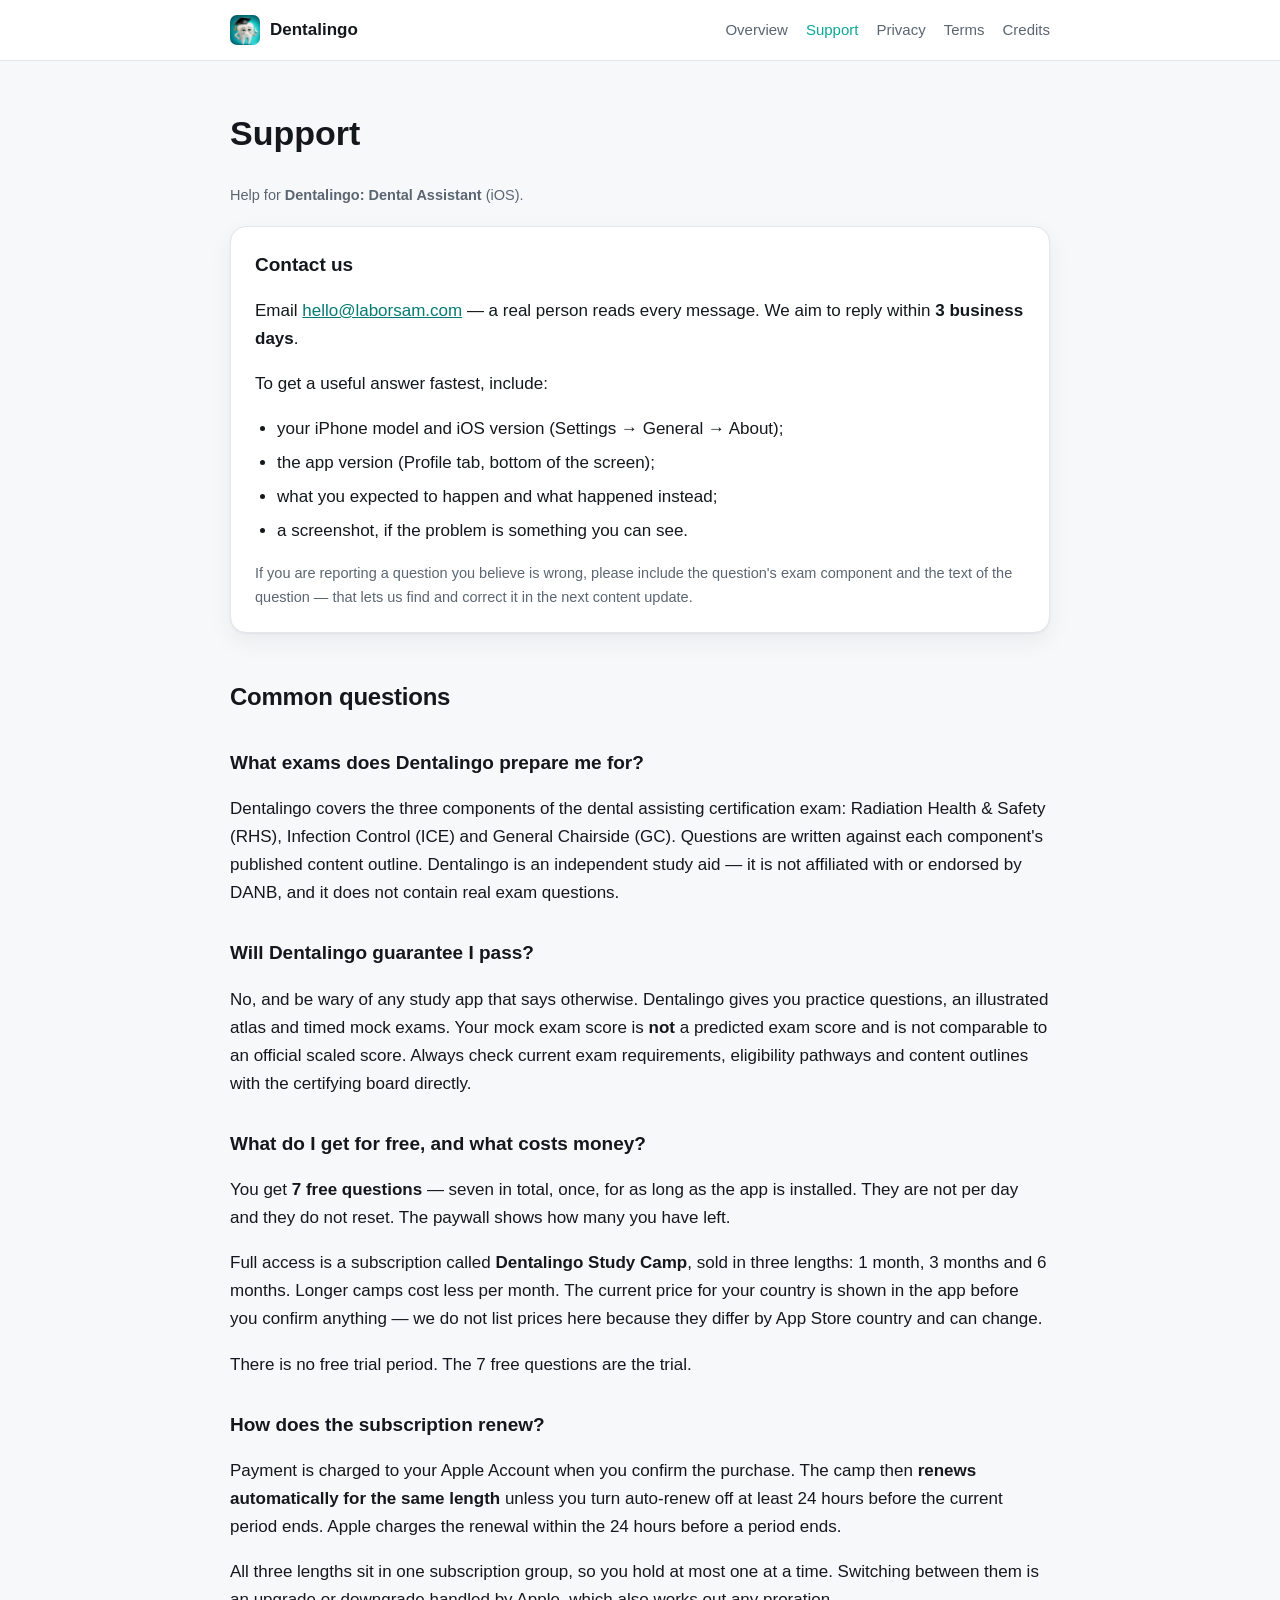
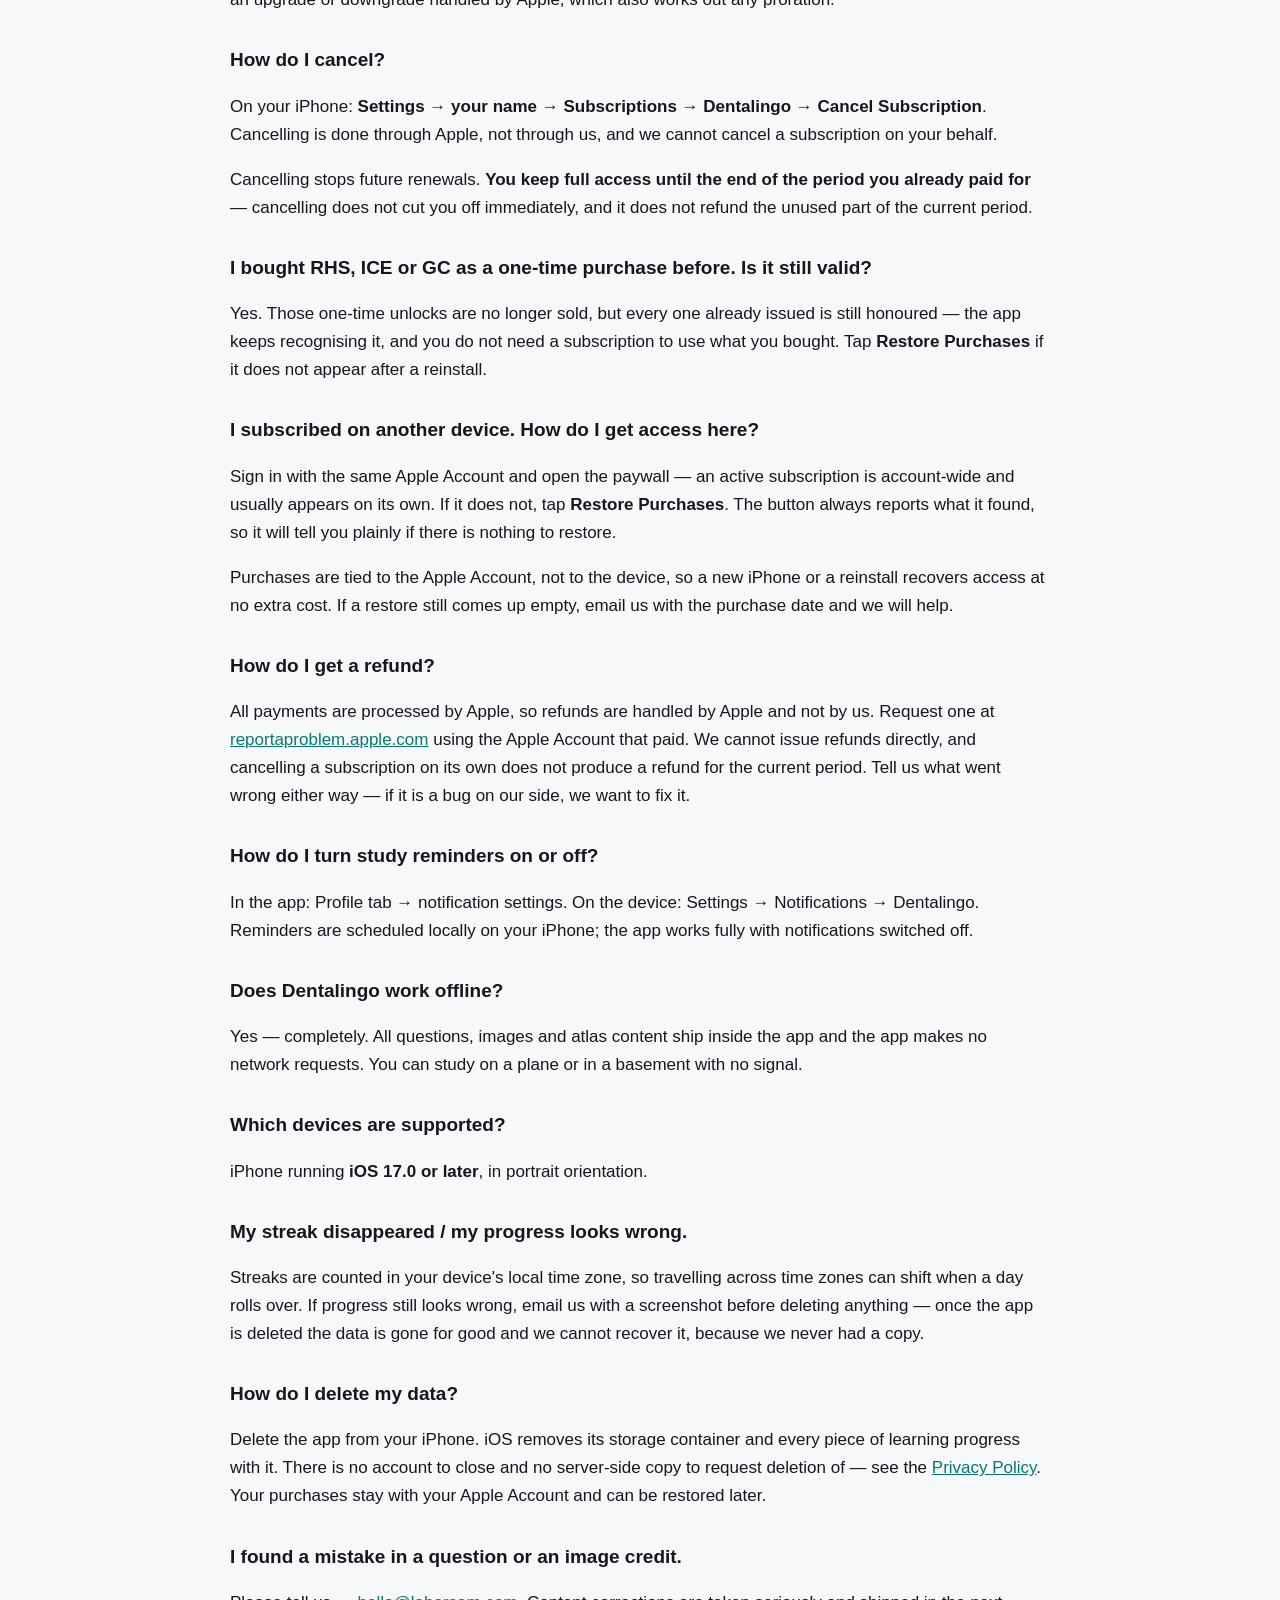
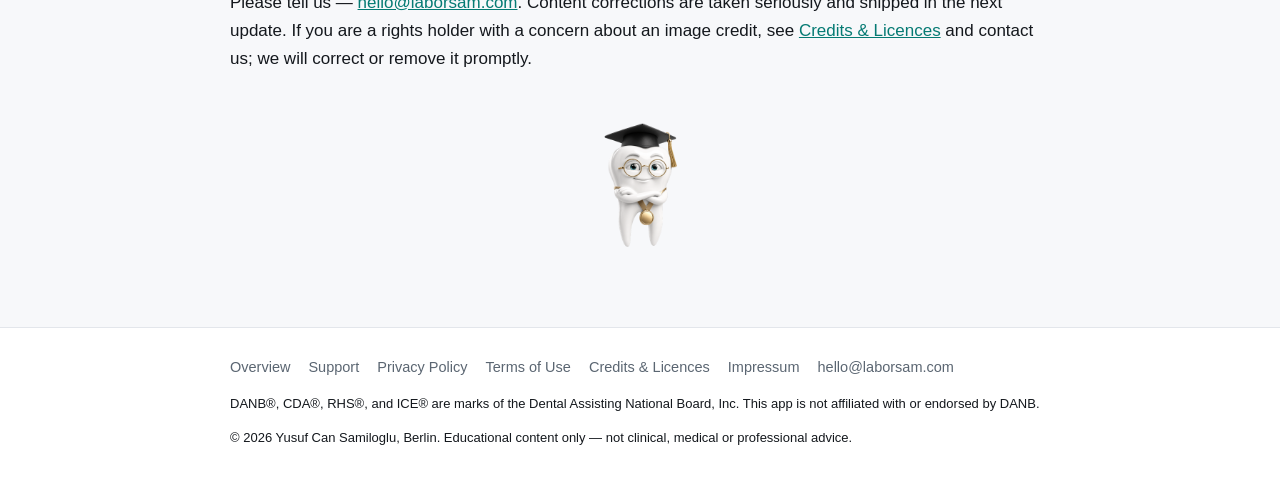
<file: dentalingo/support/index.html>
<!doctype html>
<html lang="en">
<head>
<meta charset="utf-8">
<meta name="viewport" content="width=device-width, initial-scale=1">
<title>Support — Dentalingo</title>
<meta name="description" content="Help for Dentalingo: contact, restoring purchases, refunds, notifications, deleting your data, and answers to common questions about the dental assisting exam prep app.">
<link rel="icon" href="../../assets/favicon.png">
<link rel="apple-touch-icon" href="../../assets/apple-touch-icon.png">
<link rel="stylesheet" href="../../assets/style.css">
</head>
<body>

<header class="site-head">
  <div class="wrap">
    <a class="brand" href="../"><img src="../../assets/favicon.png" alt="">Dentalingo</a>
    <nav class="site-nav">
      <a href="../">Overview</a>
      <a href="../support/" aria-current="page">Support</a>
      <a href="../privacy/">Privacy</a>
      <a href="../terms/">Terms</a>
      <a href="../credits/">Credits</a>
    </nav>
  </div>
</header>

<div class="wrap">
  <main>
    <h1 style="margin-top:36px">Support</h1>
    <p class="meta">Help for <strong>Dentalingo: Dental Assistant</strong> (iOS).</p>

    <div class="card">
      <h3>Contact us</h3>
      <p>Email <a href="mailto:hello@laborsam.com">hello@laborsam.com</a> — a real person
      reads every message. We aim to reply within <strong>3 business days</strong>.</p>
      <p>To get a useful answer fastest, include:</p>
      <ul>
        <li>your iPhone model and iOS version (Settings → General → About);</li>
        <li>the app version (Profile tab, bottom of the screen);</li>
        <li>what you expected to happen and what happened instead;</li>
        <li>a screenshot, if the problem is something you can see.</li>
      </ul>
      <p class="meta">If you are reporting a question you believe is wrong, please include
      the question's exam component and the text of the question — that lets us find and
      correct it in the next content update.</p>
    </div>

    <h2>Common questions</h2>

    <h3>What exams does Dentalingo prepare me for?</h3>
    <p>Dentalingo covers the three components of the dental assisting certification exam:
    Radiation Health &amp; Safety (RHS), Infection Control (ICE) and General Chairside (GC).
    Questions are written against each component's published content outline. Dentalingo is
    an independent study aid — it is not affiliated with or endorsed by DANB, and it does
    not contain real exam questions.</p>

    <h3>Will Dentalingo guarantee I pass?</h3>
    <p>No, and be wary of any study app that says otherwise. Dentalingo gives you practice
    questions, an illustrated atlas and timed mock exams. Your mock exam score is
    <strong>not</strong> a predicted exam score and is not comparable to an official scaled
    score. Always check current exam requirements, eligibility pathways and content outlines
    with the certifying board directly.</p>

    <h3>What do I get for free, and what costs money?</h3>
    <p>You get <strong>7 free questions</strong> — seven in total, once, for as long as the app
    is installed. They are not per day and they do not reset. The paywall shows how many you
    have left.</p>
    <p>Full access is a subscription called <strong>Dentalingo Study Camp</strong>, sold in
    three lengths: 1 month, 3 months and 6 months. Longer camps cost less per month. The
    current price for your country is shown in the app before you confirm anything — we do
    not list prices here because they differ by App Store country and can change.</p>
    <p>There is no free trial period. The 7 free questions are the trial.</p>

    <h3>How does the subscription renew?</h3>
    <p>Payment is charged to your Apple Account when you confirm the purchase. The camp then
    <strong>renews automatically for the same length</strong> unless you turn auto-renew off
    at least 24 hours before the current period ends. Apple charges the renewal within the
    24 hours before a period ends.</p>
    <p>All three lengths sit in one subscription group, so you hold at most one at a time.
    Switching between them is an upgrade or downgrade handled by Apple, which also works out
    any proration.</p>

    <h3>How do I cancel?</h3>
    <p>On your iPhone: <strong>Settings → your name → Subscriptions → Dentalingo → Cancel
    Subscription</strong>. Cancelling is done through Apple, not through us, and we cannot
    cancel a subscription on your behalf.</p>
    <p>Cancelling stops future renewals. <strong>You keep full access until the end of the
    period you already paid for</strong> — cancelling does not cut you off immediately, and
    it does not refund the unused part of the current period.</p>

    <h3>I bought RHS, ICE or GC as a one-time purchase before. Is it still valid?</h3>
    <p>Yes. Those one-time unlocks are no longer sold, but every one already issued is still
    honoured — the app keeps recognising it, and you do not need a subscription to use what
    you bought. Tap <strong>Restore Purchases</strong> if it does not appear after a
    reinstall.</p>

    <h3>I subscribed on another device. How do I get access here?</h3>
    <p>Sign in with the same Apple Account and open the paywall — an active subscription is
    account-wide and usually appears on its own. If it does not, tap <strong>Restore
    Purchases</strong>. The button always reports what it found, so it will tell you plainly
    if there is nothing to restore.</p>
    <p>Purchases are tied to the Apple Account, not to the device, so a new iPhone or a
    reinstall recovers access at no extra cost. If a restore still comes up empty, email us
    with the purchase date and we will help.</p>

    <h3>How do I get a refund?</h3>
    <p>All payments are processed by Apple, so refunds are handled by Apple and not by us.
    Request one at <a href="https://reportaproblem.apple.com" rel="noopener">reportaproblem.apple.com</a>
    using the Apple Account that paid. We cannot issue refunds directly, and cancelling a
    subscription on its own does not produce a refund for the current period. Tell us what
    went wrong either way — if it is a bug on our side, we want to fix it.</p>

    <h3>How do I turn study reminders on or off?</h3>
    <p>In the app: Profile tab → notification settings. On the device: Settings →
    Notifications → Dentalingo. Reminders are scheduled locally on your iPhone; the app works
    fully with notifications switched off.</p>

    <h3>Does Dentalingo work offline?</h3>
    <p>Yes — completely. All questions, images and atlas content ship inside the app and
    the app makes no network requests. You can study on a plane or in a basement with no
    signal.</p>

    <h3>Which devices are supported?</h3>
    <p>iPhone running <strong>iOS 17.0 or later</strong>, in portrait orientation.</p>

    <h3>My streak disappeared / my progress looks wrong.</h3>
    <p>Streaks are counted in your device's local time zone, so travelling across time zones
    can shift when a day rolls over. If progress still looks wrong, email us with a
    screenshot before deleting anything — once the app is deleted the data is gone for good
    and we cannot recover it, because we never had a copy.</p>

    <h3>How do I delete my data?</h3>
    <p>Delete the app from your iPhone. iOS removes its storage container and every piece of
    learning progress with it. There is no account to close and no server-side copy to
    request deletion of — see the <a href="../privacy/">Privacy Policy</a>. Your purchases
    stay with your Apple Account and can be restored later.</p>

    <h3>I found a mistake in a question or an image credit.</h3>
    <p>Please tell us — <a href="mailto:hello@laborsam.com">hello@laborsam.com</a>. Content
    corrections are taken seriously and shipped in the next update. If you are a rights
    holder with a concern about an image credit, see <a href="../credits/">Credits &amp;
    Licences</a> and contact us; we will correct or remove it promptly.</p>

    <img class="mascot" src="../../assets/mascot-medal.png" alt="" style="margin-top:40px">

  </main>
</div>

<footer class="site-foot">
  <div class="wrap">
    <div class="links">
      <a href="../">Overview</a>
      <a href="../support/">Support</a>
      <a href="../privacy/">Privacy Policy</a>
      <a href="../terms/">Terms of Use</a>
      <a href="../credits/">Credits &amp; Licences</a>
      <a href="../../impressum/">Impressum</a>
      <a href="mailto:hello@laborsam.com">hello@laborsam.com</a>
    </div>
    <p class="legal">DANB&reg;, CDA&reg;, RHS&reg;, and ICE&reg; are marks of the Dental
    Assisting National Board, Inc. This app is not affiliated with or endorsed by DANB.</p>
    <p class="legal">&copy; 2026 Yusuf Can Samiloglu, Berlin. Educational content only — not clinical,
    medical or professional advice.</p>
  </div>
</footer>

</body>
</html>
</file>
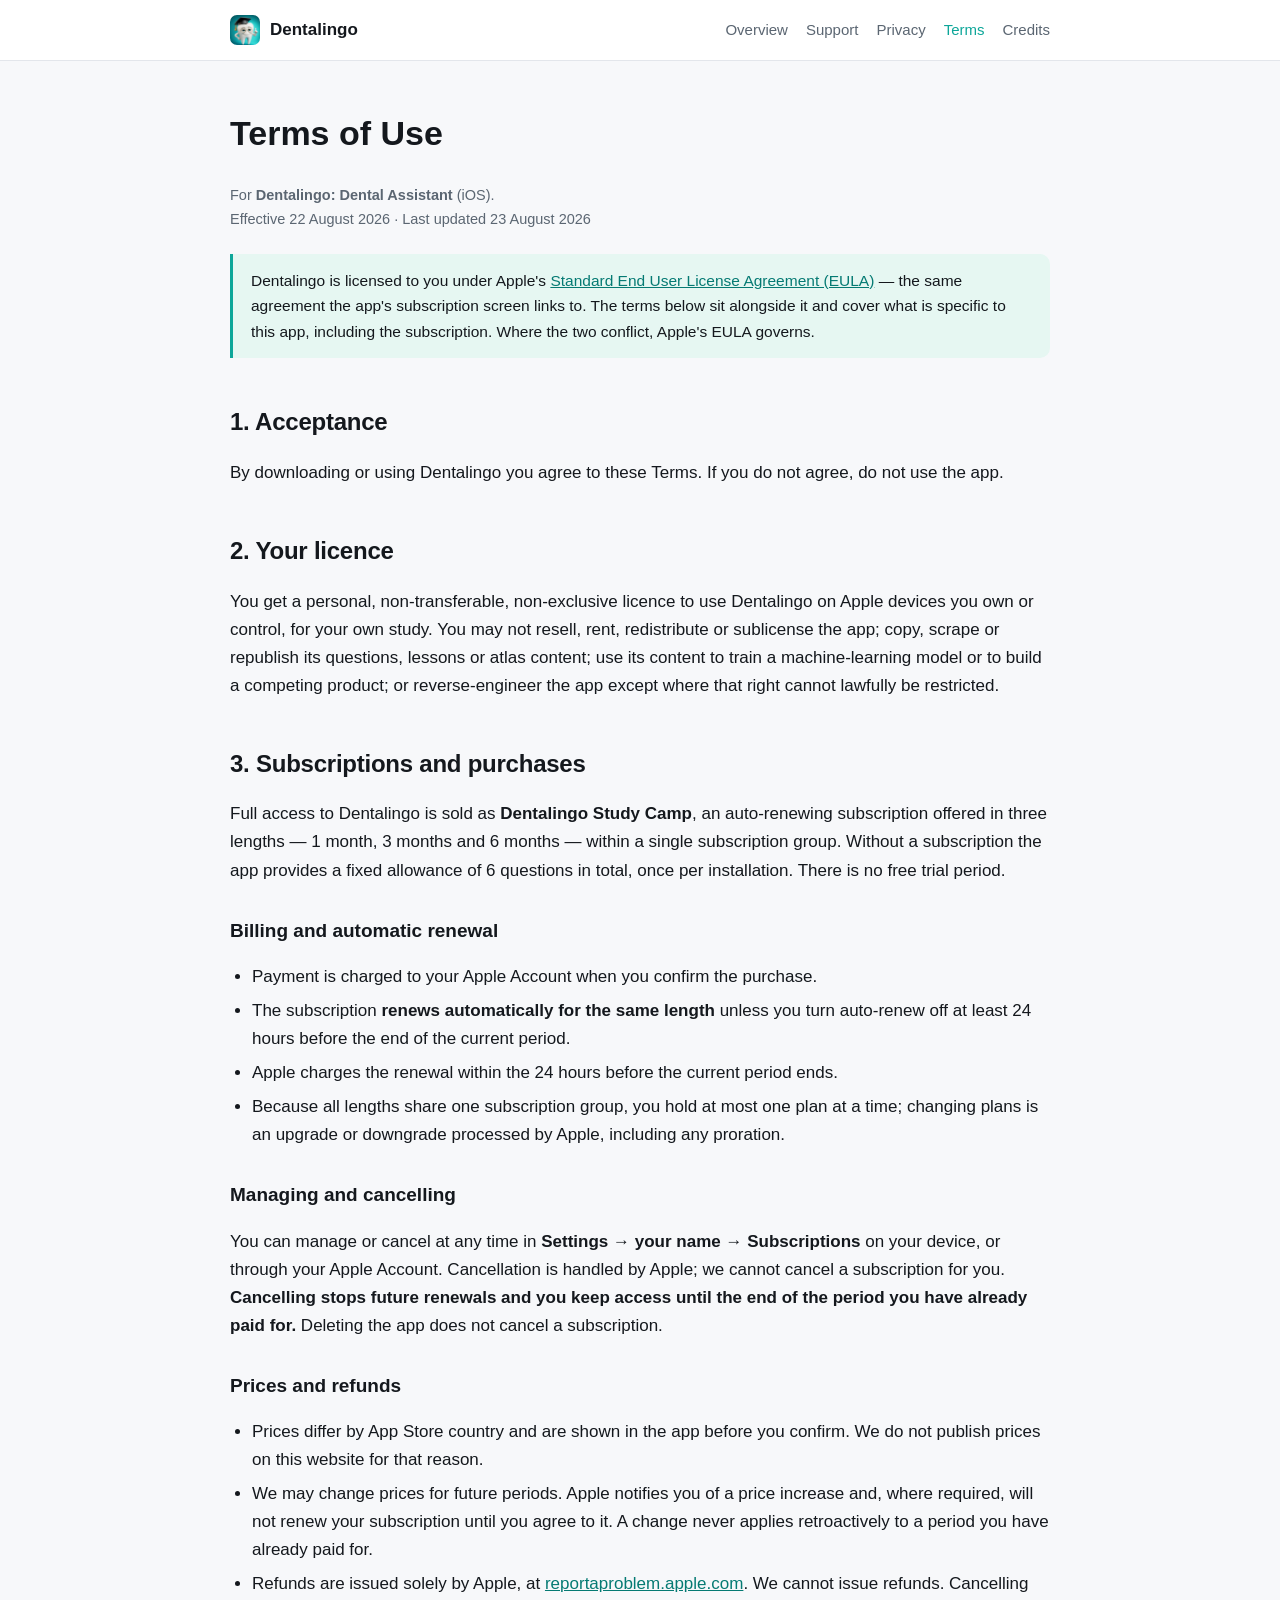
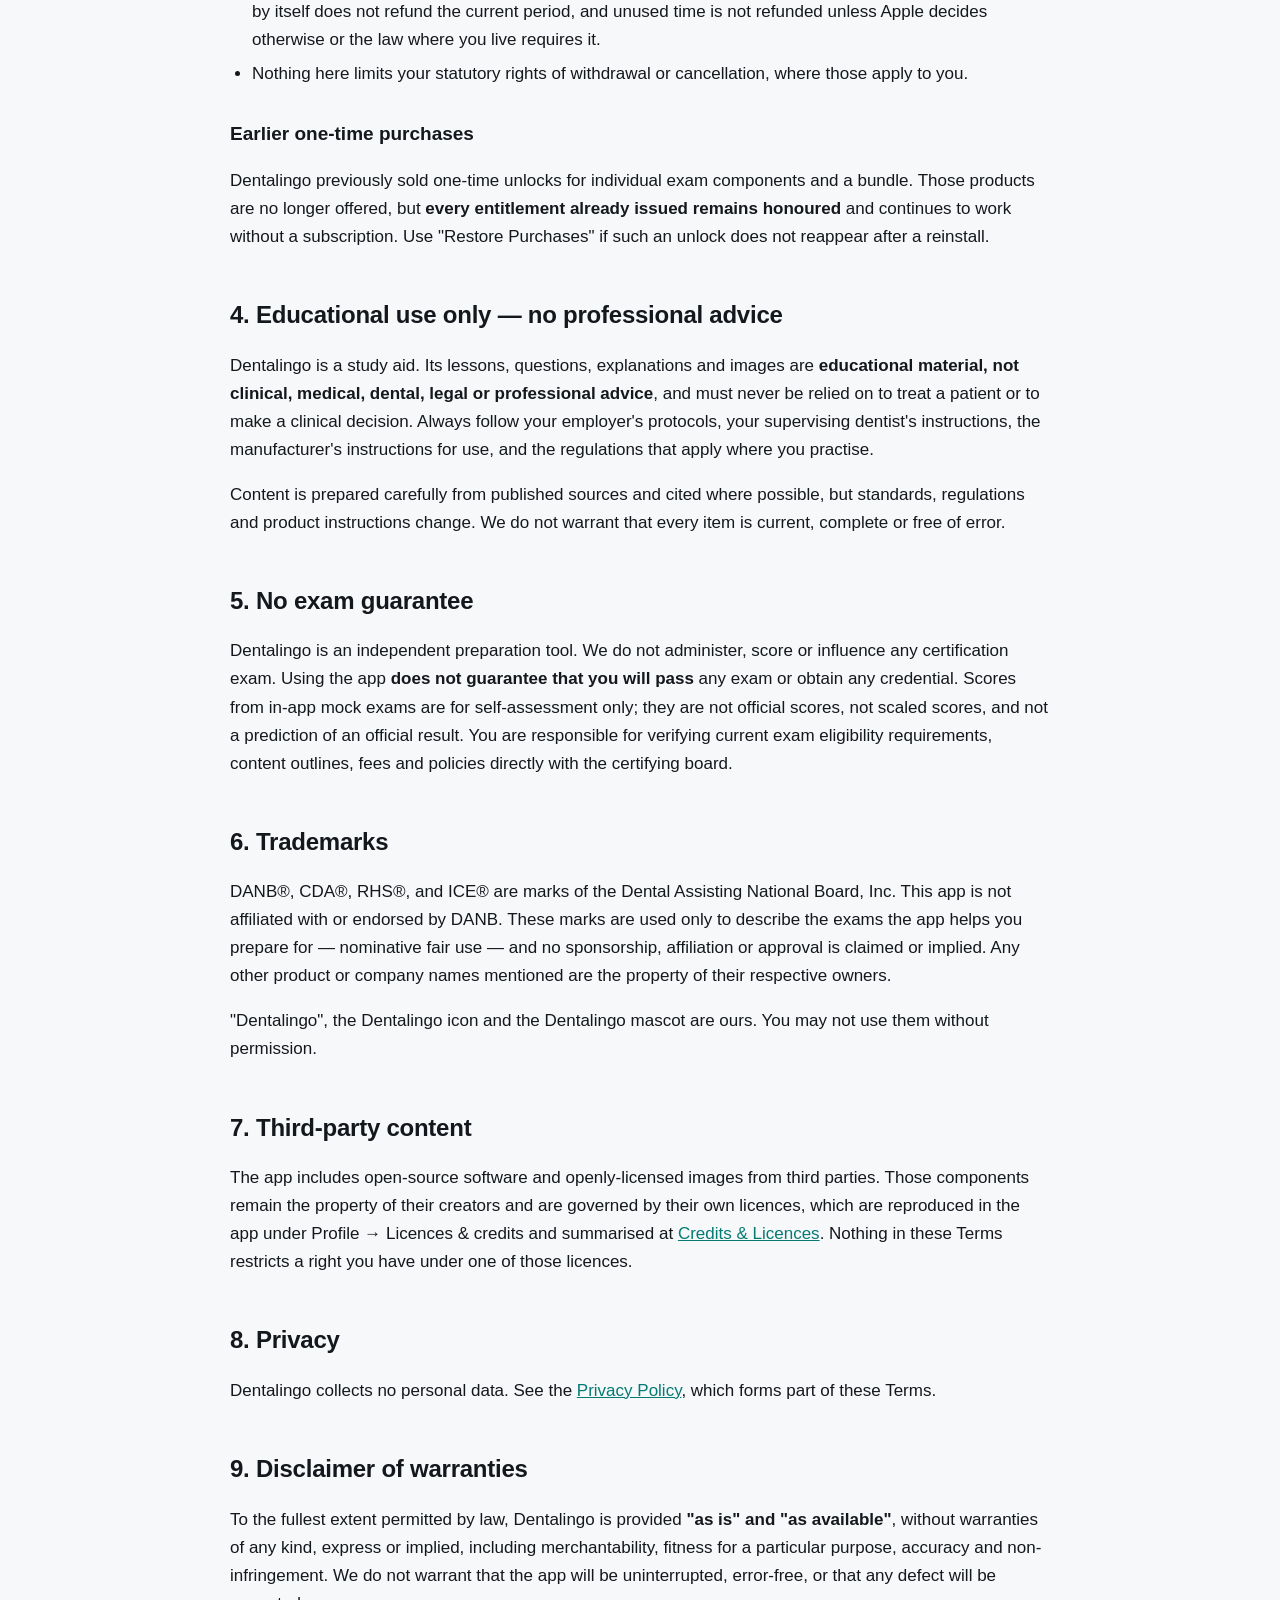
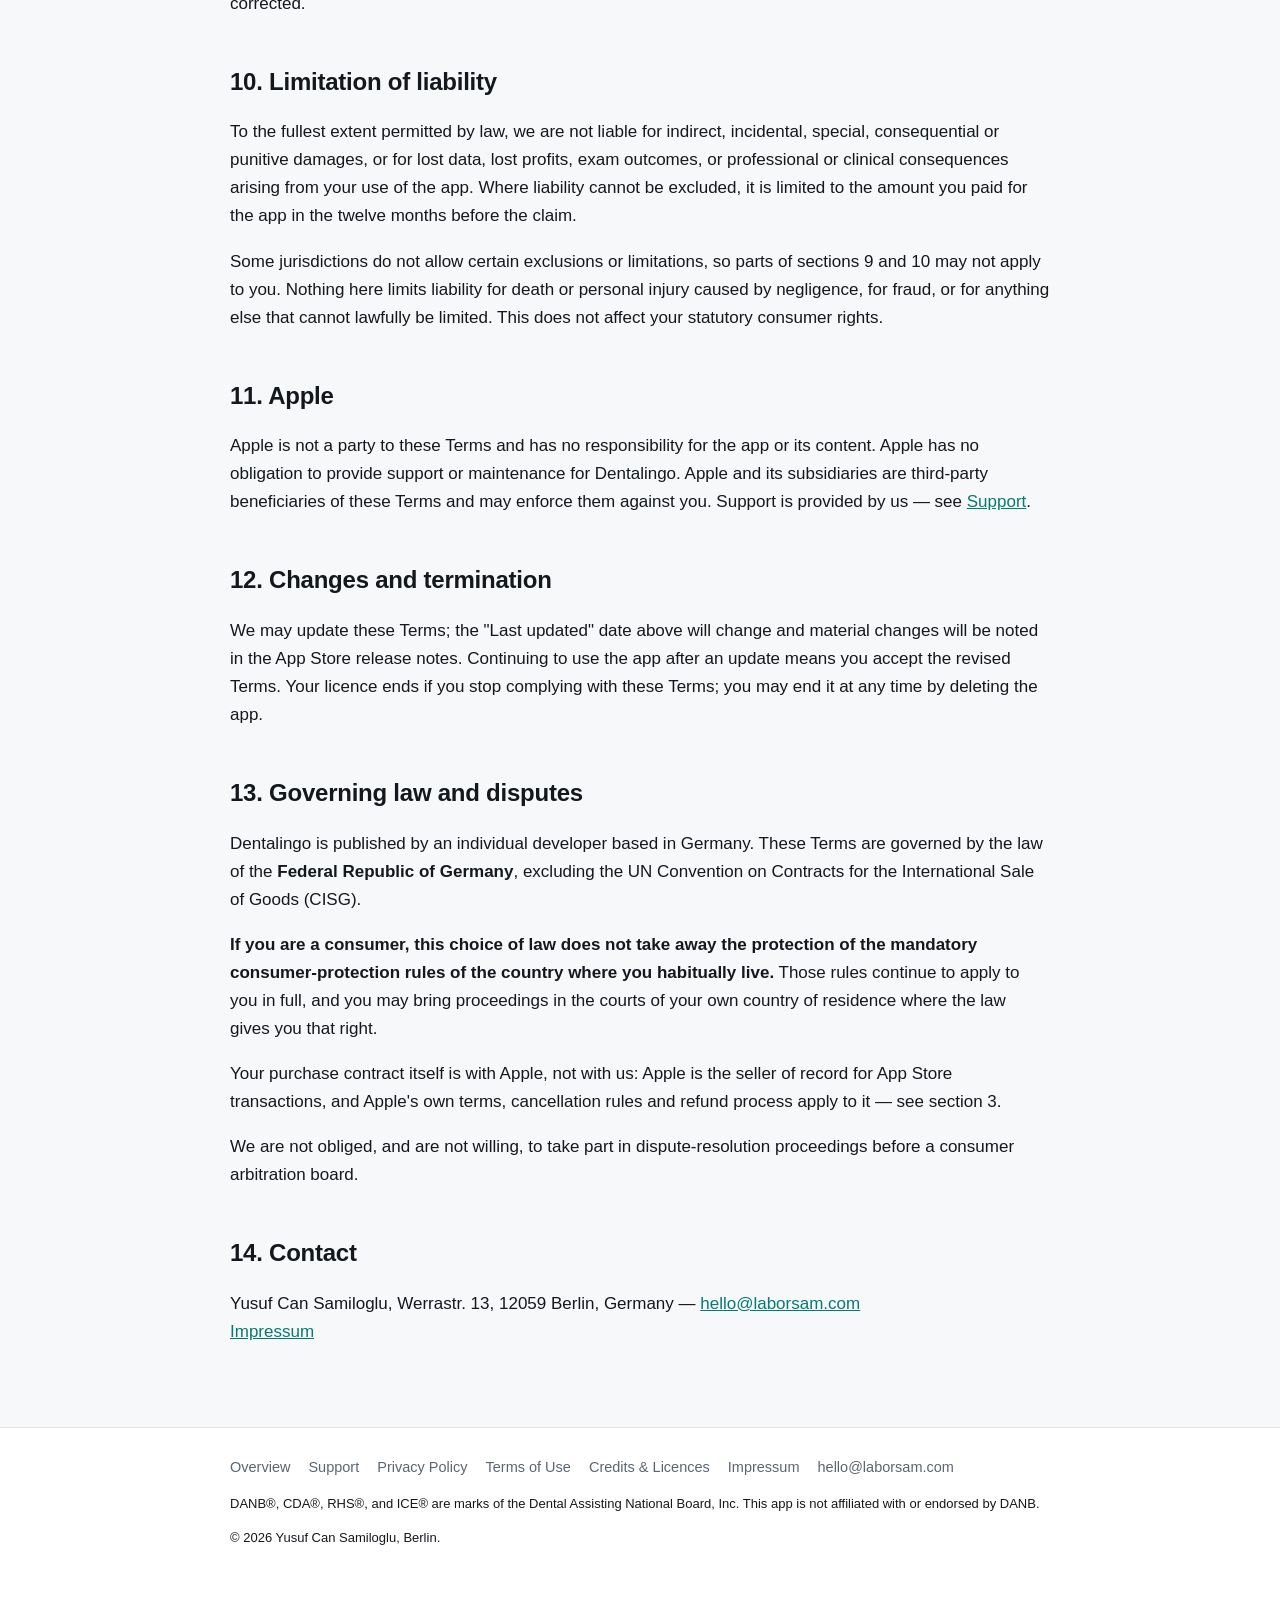
<file: dentalingo/terms/index.html>
<!doctype html>
<html lang="en">
<head>
<meta charset="utf-8">
<meta name="viewport" content="width=device-width, initial-scale=1">
<title>Terms of Use — Dentalingo</title>
<meta name="description" content="Terms of use for the Dentalingo iOS app: licence, subscription and automatic renewal, cancellation, educational-use disclaimer, trademark notice and limitation of liability.">
<link rel="icon" href="../../assets/favicon.png">
<link rel="apple-touch-icon" href="../../assets/apple-touch-icon.png">
<link rel="stylesheet" href="../../assets/style.css">
</head>
<body>

<header class="site-head">
  <div class="wrap">
    <a class="brand" href="../"><img src="../../assets/favicon.png" alt="">Dentalingo</a>
    <nav class="site-nav">
      <a href="../">Overview</a>
      <a href="../support/">Support</a>
      <a href="../privacy/">Privacy</a>
      <a href="../terms/" aria-current="page">Terms</a>
      <a href="../credits/">Credits</a>
    </nav>
  </div>
</header>

<div class="wrap">
  <main>
    <h1 style="margin-top:36px">Terms of Use</h1>
    <p class="meta">For <strong>Dentalingo: Dental Assistant</strong> (iOS).<br>
    Effective 22 August 2026 · Last updated 23 August 2026</p>

    <div class="note">
      Dentalingo is licensed to you under Apple's
      <a href="https://www.apple.com/legal/internet-services/itunes/dev/stdeula/" rel="noopener">Standard
      End User License Agreement (EULA)</a> — the same agreement the app's subscription
      screen links to. The terms below sit alongside it and cover what is specific to this
      app, including the subscription. Where the two conflict, Apple's EULA governs.
    </div>

    <h2 id="accept">1. Acceptance</h2>
    <p>By downloading or using Dentalingo you agree to these Terms. If you do not agree,
    do not use the app.</p>

    <h2 id="licence">2. Your licence</h2>
    <p>You get a personal, non-transferable, non-exclusive licence to use Dentalingo on
    Apple devices you own or control, for your own study. You may not resell, rent,
    redistribute or sublicense the app; copy, scrape or republish its questions, lessons or
    atlas content; use its content to train a machine-learning model or to build a competing
    product; or reverse-engineer the app except where that right cannot lawfully be
    restricted.</p>

    <h2 id="purchases">3. Subscriptions and purchases</h2>
    <p>Full access to Dentalingo is sold as <strong>Dentalingo Study Camp</strong>, an
    auto-renewing subscription offered in three lengths — 1 month, 3 months and 6 months —
    within a single subscription group. Without a subscription the app provides a fixed
    allowance of 6 questions in total, once per installation. There is no free trial period.</p>

    <h3>Billing and automatic renewal</h3>
    <ul>
      <li>Payment is charged to your Apple Account when you confirm the purchase.</li>
      <li>The subscription <strong>renews automatically for the same length</strong> unless
          you turn auto-renew off at least 24 hours before the end of the current period.</li>
      <li>Apple charges the renewal within the 24 hours before the current period ends.</li>
      <li>Because all lengths share one subscription group, you hold at most one plan at a
          time; changing plans is an upgrade or downgrade processed by Apple, including any
          proration.</li>
    </ul>

    <h3>Managing and cancelling</h3>
    <p>You can manage or cancel at any time in <strong>Settings → your name → Subscriptions</strong>
    on your device, or through your Apple Account. Cancellation is handled by Apple; we
    cannot cancel a subscription for you. <strong>Cancelling stops future renewals and you
    keep access until the end of the period you have already paid for.</strong> Deleting the
    app does not cancel a subscription.</p>

    <h3>Prices and refunds</h3>
    <ul>
      <li>Prices differ by App Store country and are shown in the app before you confirm.
          We do not publish prices on this website for that reason.</li>
      <li>We may change prices for future periods. Apple notifies you of a price increase and,
          where required, will not renew your subscription until you agree to it. A change
          never applies retroactively to a period you have already paid for.</li>
      <li>Refunds are issued solely by Apple, at
          <a href="https://reportaproblem.apple.com" rel="noopener">reportaproblem.apple.com</a>.
          We cannot issue refunds. Cancelling by itself does not refund the current period,
          and unused time is not refunded unless Apple decides otherwise or the law where you
          live requires it.</li>
      <li>Nothing here limits your statutory rights of withdrawal or cancellation, where
          those apply to you.</li>
    </ul>

    <h3>Earlier one-time purchases</h3>
    <p>Dentalingo previously sold one-time unlocks for individual exam components and a
    bundle. Those products are no longer offered, but <strong>every entitlement already
    issued remains honoured</strong> and continues to work without a subscription. Use
    "Restore Purchases" if such an unlock does not reappear after a reinstall.</p>

    <h2 id="educational">4. Educational use only — no professional advice</h2>
    <p>Dentalingo is a study aid. Its lessons, questions, explanations and images are
    <strong>educational material, not clinical, medical, dental, legal or professional
    advice</strong>, and must never be relied on to treat a patient or to make a clinical
    decision. Always follow your employer's protocols, your supervising dentist's
    instructions, the manufacturer's instructions for use, and the regulations that apply
    where you practise.</p>
    <p>Content is prepared carefully from published sources and cited where possible, but
    standards, regulations and product instructions change. We do not warrant that every
    item is current, complete or free of error.</p>

    <h2 id="noguarantee">5. No exam guarantee</h2>
    <p>Dentalingo is an independent preparation tool. We do not administer, score or
    influence any certification exam. Using the app <strong>does not guarantee that you will
    pass</strong> any exam or obtain any credential. Scores from in-app mock exams are for
    self-assessment only; they are not official scores, not scaled scores, and not a
    prediction of an official result. You are responsible for verifying current exam
    eligibility requirements, content outlines, fees and policies directly with the
    certifying board.</p>

    <h2 id="trademarks">6. Trademarks</h2>
    <p>DANB&reg;, CDA&reg;, RHS&reg;, and ICE&reg; are marks of the Dental Assisting National
    Board, Inc. This app is not affiliated with or endorsed by DANB. These marks are used
    only to describe the exams the app helps you prepare for — nominative fair use — and no
    sponsorship, affiliation or approval is claimed or implied. Any other product or company
    names mentioned are the property of their respective owners.</p>
    <p>"Dentalingo", the Dentalingo icon and the Dentalingo mascot are ours. You may not use
    them without permission.</p>

    <h2 id="thirdparty">7. Third-party content</h2>
    <p>The app includes open-source software and openly-licensed images from third parties.
    Those components remain the property of their creators and are governed by their own
    licences, which are reproduced in the app under Profile → Licences &amp; credits and
    summarised at <a href="../credits/">Credits &amp; Licences</a>. Nothing in these Terms
    restricts a right you have under one of those licences.</p>

    <h2 id="privacy">8. Privacy</h2>
    <p>Dentalingo collects no personal data. See the
    <a href="../privacy/">Privacy Policy</a>, which forms part of these Terms.</p>

    <h2 id="warranty">9. Disclaimer of warranties</h2>
    <p>To the fullest extent permitted by law, Dentalingo is provided <strong>"as is" and
    "as available"</strong>, without warranties of any kind, express or implied, including
    merchantability, fitness for a particular purpose, accuracy and non-infringement. We do
    not warrant that the app will be uninterrupted, error-free, or that any defect will be
    corrected.</p>

    <h2 id="liability">10. Limitation of liability</h2>
    <p>To the fullest extent permitted by law, we are not liable for indirect, incidental,
    special, consequential or punitive damages, or for lost data, lost profits, exam
    outcomes, or professional or clinical consequences arising from your use of the app.
    Where liability cannot be excluded, it is limited to the amount you paid for the app in
    the twelve months before the claim.</p>
    <p>Some jurisdictions do not allow certain exclusions or limitations, so parts of
    sections 9 and 10 may not apply to you. Nothing here limits liability for death or
    personal injury caused by negligence, for fraud, or for anything else that cannot
    lawfully be limited. This does not affect your statutory consumer rights.</p>

    <h2 id="apple">11. Apple</h2>
    <p>Apple is not a party to these Terms and has no responsibility for the app or its
    content. Apple has no obligation to provide support or maintenance for Dentalingo.
    Apple and its subsidiaries are third-party beneficiaries of these Terms and may enforce
    them against you. Support is provided by us — see <a href="../support/">Support</a>.</p>

    <h2 id="changes">12. Changes and termination</h2>
    <p>We may update these Terms; the "Last updated" date above will change and material
    changes will be noted in the App Store release notes. Continuing to use the app after an
    update means you accept the revised Terms. Your licence ends if you stop complying with
    these Terms; you may end it at any time by deleting the app.</p>

    <h2 id="law">13. Governing law and disputes</h2>
    <p>Dentalingo is published by an individual developer based in Germany. These Terms are
    governed by the law of the <strong>Federal Republic of Germany</strong>, excluding the
    UN Convention on Contracts for the International Sale of Goods (CISG).</p>
    <p><strong>If you are a consumer, this choice of law does not take away the protection
    of the mandatory consumer-protection rules of the country where you habitually live.</strong>
    Those rules continue to apply to you in full, and you may bring proceedings in the courts
    of your own country of residence where the law gives you that right.</p>
    <p>Your purchase contract itself is with Apple, not with us: Apple is the seller of
    record for App Store transactions, and Apple's own terms, cancellation rules and refund
    process apply to it — see section 3.</p>
    <p>We are not obliged, and are not willing, to take part in dispute-resolution
    proceedings before a consumer arbitration board.</p>

    <h2 id="contact">14. Contact</h2>
    <p>Yusuf Can Samiloglu, Werrastr. 13, 12059 Berlin, Germany —
    <a href="mailto:hello@laborsam.com">hello@laborsam.com</a><br>
    <a href="../../impressum/">Impressum</a></p>

  </main>
</div>

<footer class="site-foot">
  <div class="wrap">
    <div class="links">
      <a href="../">Overview</a>
      <a href="../support/">Support</a>
      <a href="../privacy/">Privacy Policy</a>
      <a href="../terms/">Terms of Use</a>
      <a href="../credits/">Credits &amp; Licences</a>
      <a href="../../impressum/">Impressum</a>
      <a href="mailto:hello@laborsam.com">hello@laborsam.com</a>
    </div>
    <p class="legal">DANB&reg;, CDA&reg;, RHS&reg;, and ICE&reg; are marks of the Dental
    Assisting National Board, Inc. This app is not affiliated with or endorsed by DANB.</p>
    <p class="legal">&copy; 2026 Yusuf Can Samiloglu, Berlin.</p>
  </div>
</footer>

</body>
</html>
</file>
<file: assets/style.css>
/* Dentalingo site — palette lifted from the app's DesignSystem.swift */
:root {
  --teal:        #0DA699;
  --teal-dark:   #057A73;
  --teal-wash:   #E6F7F2;
  --success:     #26AD61;
  --streak:      #F58C24;
  --xp:          #F2B829;
  --heart:       #EB4D61;

  --bg:          #F7F8FA;
  --surface:     #FFFFFF;
  --border:      #E3E6EB;
  --text:        #14181D;
  --text-2:      #5B6672;
  --shadow:      0 1px 2px rgba(20,24,29,.05), 0 8px 24px rgba(20,24,29,.06);
  --radius:      16px;
  --maxw:        860px;
}

@media (prefers-color-scheme: dark) {
  :root {
    --teal:      #17C2B2;
    --teal-dark: #0DA699;
    --teal-wash: #10312D;
    --bg:        #0E1114;
    --surface:   #171B20;
    --border:    #272D34;
    --text:      #EDF0F3;
    --text-2:    #9AA5B1;
    --shadow:    0 1px 2px rgba(0,0,0,.4), 0 8px 24px rgba(0,0,0,.3);
  }
}

* { box-sizing: border-box; }

html { -webkit-text-size-adjust: 100%; }

body {
  margin: 0;
  padding: 0;
  background: var(--bg);
  color: var(--text);
  font: 400 17px/1.65 -apple-system, BlinkMacSystemFont, "Segoe UI", Inter, Roboto,
        "Helvetica Neue", Arial, sans-serif;
  -webkit-font-smoothing: antialiased;
}

.wrap { max-width: var(--maxw); margin: 0 auto; padding: 0 20px; }

/* ---------- header ---------- */
.site-head {
  border-bottom: 1px solid var(--border);
  background: var(--surface);
  position: sticky; top: 0; z-index: 10;
  backdrop-filter: saturate(180%) blur(12px);
}
.site-head .wrap {
  display: flex; align-items: center; gap: 12px;
  min-height: 60px; flex-wrap: wrap;
}
.brand { display: flex; align-items: center; gap: 10px; text-decoration: none; color: var(--text); font-weight: 700; }
.brand img { width: 30px; height: 30px; border-radius: 7px; display: block; }
.site-nav { margin-left: auto; display: flex; gap: 18px; flex-wrap: wrap; }
.site-nav a { color: var(--text-2); text-decoration: none; font-size: 15px; font-weight: 500; }
.site-nav a:hover, .site-nav a[aria-current="page"] { color: var(--teal); }

/* ---------- hero ---------- */
.hero { padding: 56px 0 44px; text-align: center; }
.hero img.icon {
  width: 108px; height: 108px; border-radius: 24px;
  box-shadow: var(--shadow); display: block; margin: 0 auto 22px;
}
.hero h1 { font-size: clamp(30px, 6vw, 42px); line-height: 1.15; margin: 0 0 12px; letter-spacing: -.02em; }
.hero p.lede { font-size: clamp(17px, 3vw, 20px); color: var(--text-2); margin: 0 auto; max-width: 34em; }

.badge {
  display: inline-block; background: var(--teal-wash); color: var(--teal-dark);
  border-radius: 999px; padding: 5px 13px; font-size: 13px; font-weight: 700;
  letter-spacing: .01em; margin-bottom: 18px;
}
@media (prefers-color-scheme: dark) { .badge { color: var(--teal); } }

/* ---------- content ---------- */
main { padding: 8px 0 64px; }
h2 { font-size: 24px; letter-spacing: -.01em; margin: 44px 0 12px; }
h3 { font-size: 19px; margin: 30px 0 8px; }
p, li { color: var(--text); }
a { color: var(--teal-dark); }
@media (prefers-color-scheme: dark) { a { color: var(--teal); } }
ul, ol { padding-left: 22px; }
li { margin: 6px 0; }
hr { border: 0; border-top: 1px solid var(--border); margin: 40px 0; }

.card {
  background: var(--surface); border: 1px solid var(--border);
  border-radius: var(--radius); padding: 22px 24px; margin: 18px 0;
  box-shadow: var(--shadow);
}
.card h3 { margin-top: 0; }
.card > :last-child { margin-bottom: 0; }

.grid { display: grid; gap: 16px; grid-template-columns: repeat(auto-fit, minmax(230px, 1fr)); margin: 22px 0; }
.grid.stats { grid-template-columns: repeat(auto-fit, minmax(160px, 1fr)); }
.grid .card { margin: 0; }

.stat { text-align: center; }
.stat .n { display: block; font-size: 30px; font-weight: 800; color: var(--teal); line-height: 1.1; }
.stat .l { display: block; font-size: 14px; color: var(--text-2); margin-top: 4px; }

.btn {
  display: inline-block; background: var(--teal); color: #fff !important;
  text-decoration: none; font-weight: 700; padding: 13px 26px;
  border-radius: 12px; box-shadow: var(--shadow);
}
.btn:hover { background: var(--teal-dark); }
.btn.ghost { background: transparent; color: var(--teal-dark) !important; box-shadow: none; border: 1px solid var(--border); }
@media (prefers-color-scheme: dark) { .btn.ghost { color: var(--teal) !important; } }

.note {
  background: var(--teal-wash); border-left: 3px solid var(--teal);
  border-radius: 0 10px 10px 0; padding: 14px 18px; margin: 22px 0;
  font-size: 15.5px;
}
.note strong { color: var(--teal-dark); }
@media (prefers-color-scheme: dark) { .note strong { color: var(--teal); } }

.meta { color: var(--text-2); font-size: 14.5px; }

.mascot { display: block; margin: 0 auto; width: 150px; height: auto; }

/* ---------- tables ---------- */
.table-scroll { overflow-x: auto; margin: 18px 0; -webkit-overflow-scrolling: touch; }
table { border-collapse: collapse; width: 100%; font-size: 15px; min-width: 480px; }
th, td { text-align: left; padding: 10px 14px; border-bottom: 1px solid var(--border); vertical-align: top; }
th { font-weight: 700; color: var(--text-2); font-size: 13px; text-transform: uppercase; letter-spacing: .04em; }
tbody tr:last-child td { border-bottom: 0; }

/* ---------- footer ---------- */
.site-foot {
  border-top: 1px solid var(--border); background: var(--surface);
  padding: 28px 0 40px; font-size: 14.5px; color: var(--text-2);
}
.site-foot .links { display: flex; gap: 18px; flex-wrap: wrap; margin-bottom: 14px; }
.site-foot a { color: var(--text-2); text-decoration: none; }
.site-foot a:hover { color: var(--teal); }
.site-foot .legal { font-size: 13px; line-height: 1.6; }

.toc { font-size: 15.5px; }
.toc a { text-decoration: none; }
.toc a:hover { text-decoration: underline; }

@media (max-width: 560px) {
  .hero { padding: 40px 0 32px; }
  .card { padding: 18px; }
}
</file>
